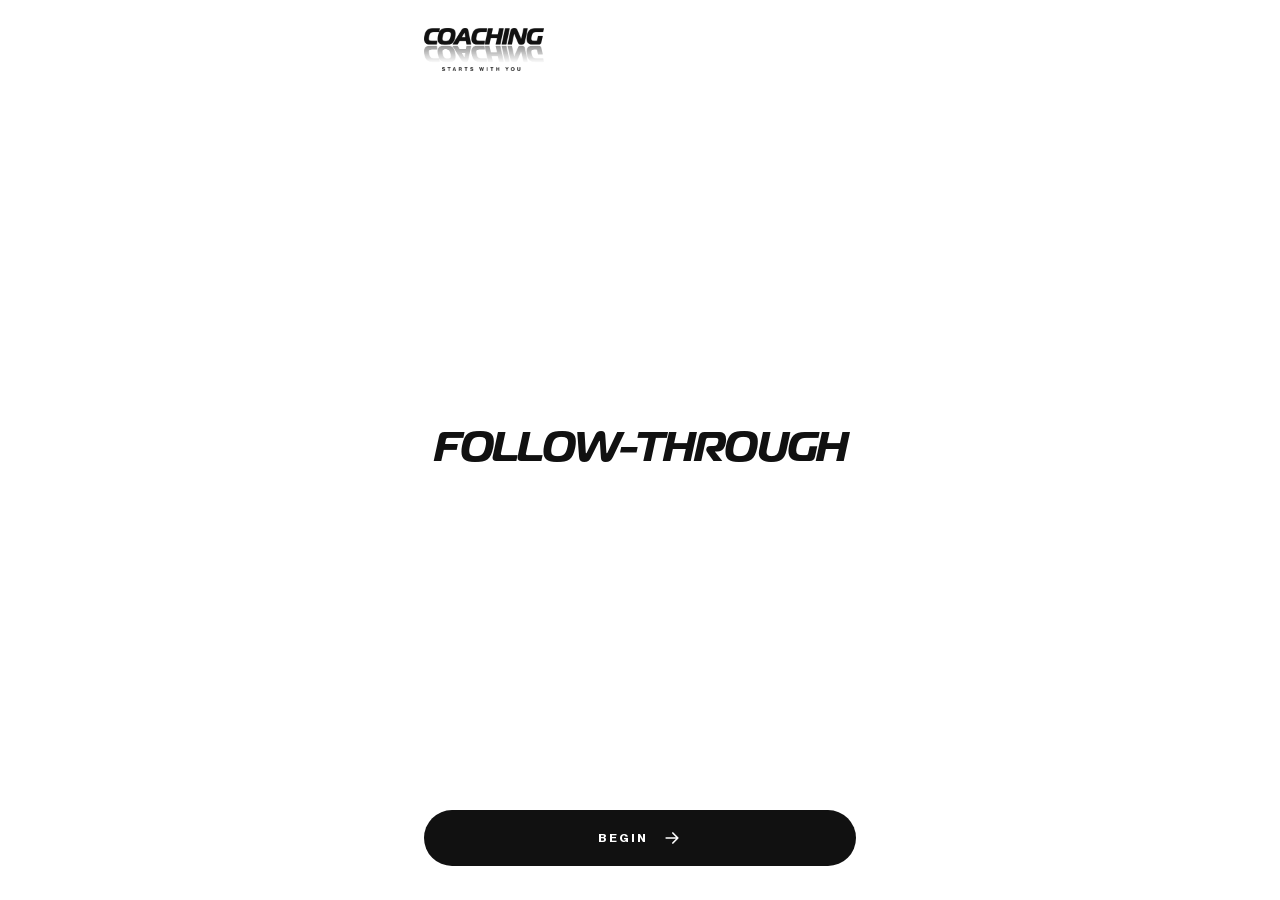
<file: index.html>
<!DOCTYPE html>
<html lang="en">
<head>
  <meta charset="utf-8">
  <!-- …/?dashboard opens the admin dashboard (admin/), which has its own sign-in and admin check. -->
  <script>if (new URLSearchParams(location.search).has("dashboard")) location.replace("admin/");</script>
  <meta name="viewport" content="width=device-width, initial-scale=1, viewport-fit=cover">
  <title>Coaching Starts With You</title>
  <meta name="description" content="Coaching starts with you. Five honest questions, one action to improve.">
  <meta name="theme-color" content="#ffffff">
  <meta name="apple-mobile-web-app-capable" content="yes">
  <meta name="mobile-web-app-capable" content="yes">
  <meta name="apple-mobile-web-app-status-bar-style" content="default">
  <meta name="apple-mobile-web-app-title" content="Coaching">
  <!-- Link preview in messages (iMessage, WhatsApp, Slack…). Most apps need a full https:// address for the image. -->
  <meta property="og:type" content="website">
  <meta property="og:title" content="Coaching starts with you">
  <meta property="og:description" content="Five honest questions, one action to improve.">
  <meta property="og:image" content="assets/og-image.png">
  <meta property="og:image:width" content="1200">
  <meta property="og:image:height" content="630">
  <meta name="twitter:card" content="summary_large_image">
  <link rel="manifest" href="manifest.json">
  <link rel="icon" href="assets/icon-192.png" type="image/png">
  <link rel="apple-touch-icon" href="assets/icon-180.png">
  <link rel="preload" href="dx/fonts/magistral-bold-italic.woff2" as="font" type="font/woff2" crossorigin>
  <link rel="preload" href="dx/fonts/nhd-light.woff2" as="font" type="font/woff2" crossorigin>
  <link rel="stylesheet" href="dx/dailyxcellence.css">
  <link rel="stylesheet" href="css/change-check.css">
</head>
<body class="dx">
  <main id="app" aria-live="polite"></main>
  <noscript>Coaching Starts With You needs JavaScript turned on.</noscript>
  <script src="js/vendor/supabase.js"></script>
  <script src="js/data.js"></script>
  <script src="js/app.js"></script>
  <script>
    if ("serviceWorker" in navigator) {
      window.addEventListener("load", () => navigator.serviceWorker.register("sw.js").catch(() => {}));
    }
    // Safety net: if the app didn't draw anything (e.g. an old saved copy mixed with new files), offer RELOAD
    // instead of a blank screen. RELOAD clears the saved copy of the app; checks saved in the account are safe.
    window.addEventListener("load", () => setTimeout(() => {
      const app = document.getElementById("app");
      if (!app || app.innerHTML.trim()) return;
      app.innerHTML = '<div style="max-width:480px;margin:0 auto;padding:40vh 24px 0;font-family:Arial,sans-serif;text-align:center">'
        + '<p style="font-size:17px;color:#111">Something went wrong loading the app.</p>'
        + '<button id="hardReload" style="margin-top:16px;height:52px;padding:0 32px;border:0;border-radius:26px;background:#111;color:#fff;font-weight:700;letter-spacing:.18em">RELOAD</button></div>';
      document.getElementById("hardReload").onclick = async () => {
        try { const regs = await navigator.serviceWorker.getRegistrations(); await Promise.all(regs.map(r => r.unregister())); } catch (e) {}
        try { const keys = await caches.keys(); await Promise.all(keys.map(k => caches.delete(k))); } catch (e) {}
        location.reload();
      };
    }, 2000));
  </script>
</body>
</html>
</file>
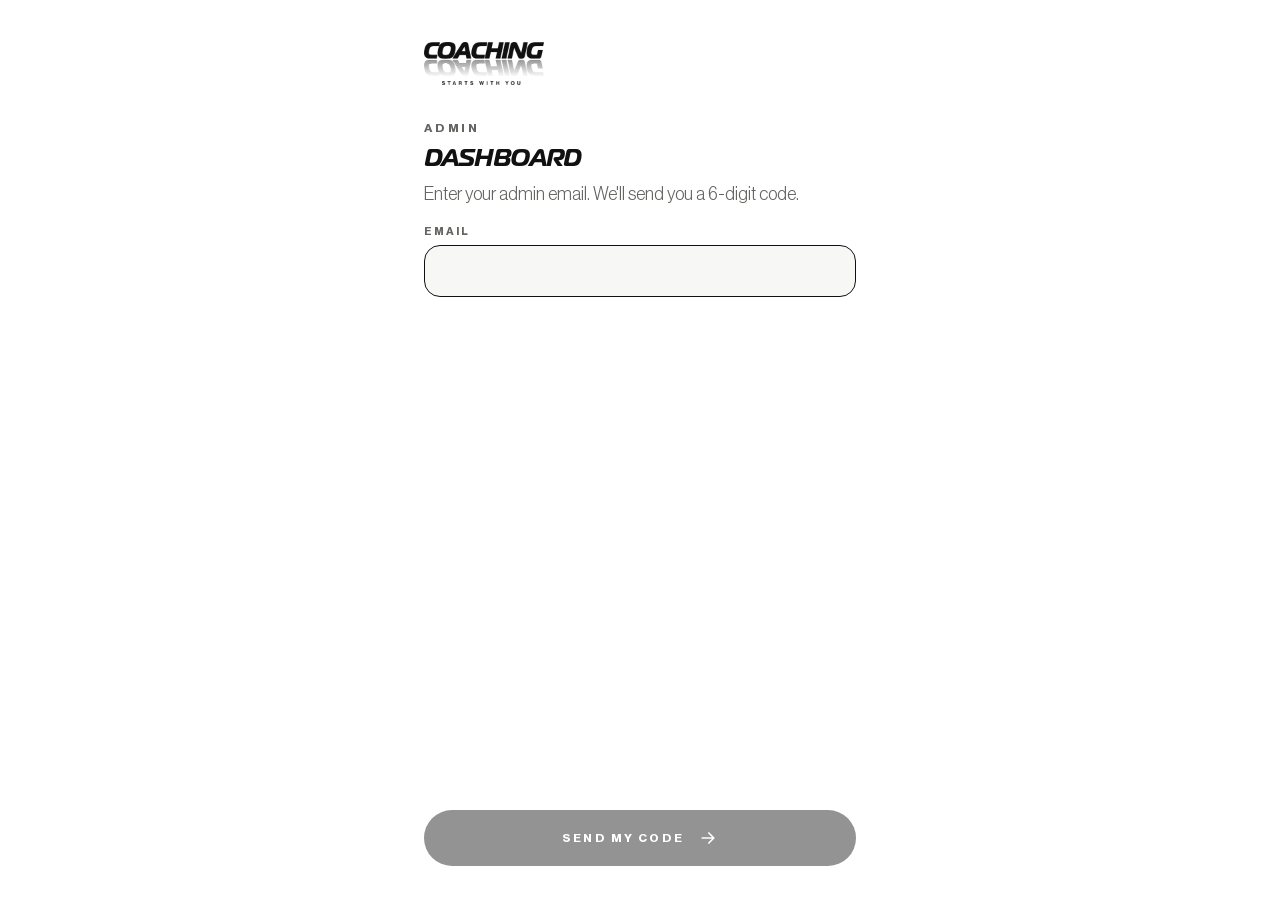
<file: admin/index.html>
<!DOCTYPE html>
<html lang="en">
<head>
  <meta charset="utf-8">
  <meta name="viewport" content="width=device-width, initial-scale=1, viewport-fit=cover">
  <title>Dashboard · Coaching Starts With You</title>
  <meta name="robots" content="noindex, nofollow">
  <meta name="theme-color" content="#ffffff">
  <link rel="icon" href="../assets/icon-192.png" type="image/png">
  <link rel="preload" href="../dx/fonts/magistral-bold-italic.woff2" as="font" type="font/woff2" crossorigin>
  <link rel="preload" href="../dx/fonts/nhd-light.woff2" as="font" type="font/woff2" crossorigin>
  <link rel="stylesheet" href="../dx/dailyxcellence.css">
  <link rel="stylesheet" href="../css/change-check.css">
  <link rel="stylesheet" href="admin.css">
</head>
<body class="dx">
  <main id="dash" aria-live="polite"></main>
  <div class="dsh-tip" id="tip" role="tooltip" hidden></div>
  <noscript>The dashboard needs JavaScript turned on.</noscript>
  <script src="../js/vendor/supabase.js"></script>
  <script src="../js/data.js"></script>
  <script src="admin.js"></script>
</body>
</html>
</file>
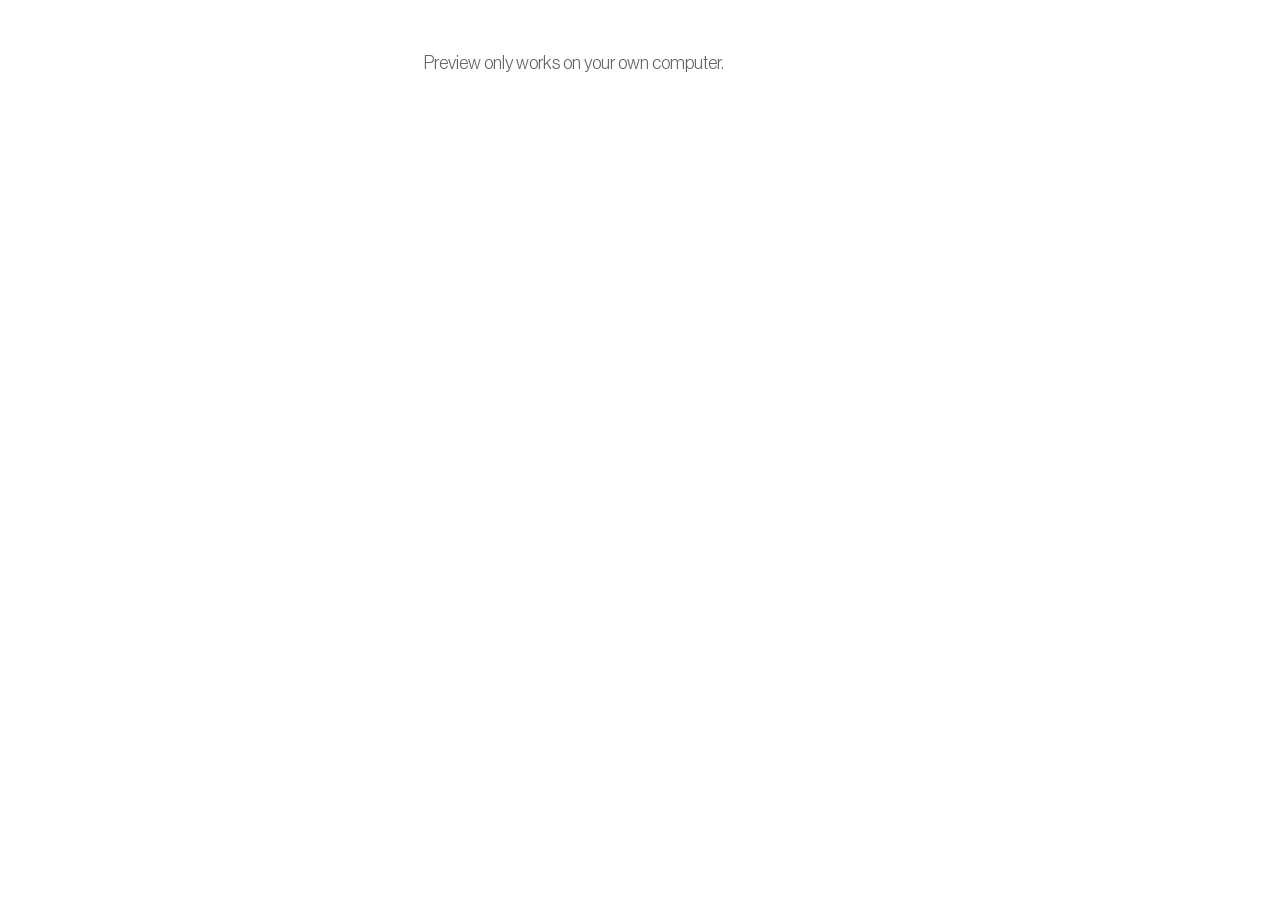
<file: preview.html>
<!DOCTYPE html>
<html lang="en">
<head>
  <meta charset="utf-8">
  <!-- PREVIEW of the coach app for building on your own computer: pretend login (any 6 digits), pretend database.
       Add ?demo for the test bar (+14 days, sign out, reset) and ?org=golf-department for the Golf link.
       Does nothing on the live website. -->
  <meta name="viewport" content="width=device-width, initial-scale=1, viewport-fit=cover">
  <meta name="robots" content="noindex, nofollow">
  <title>Preview · Coaching Starts With You</title>
  <link rel="icon" href="assets/icon-192.png" type="image/png">
  <link rel="stylesheet" href="dx/dailyxcellence.css">
  <link rel="stylesheet" href="css/change-check.css">
  <style>
    .pv-badge { position: fixed; z-index: 60; right: 10px; top: calc(env(safe-area-inset-top) + 10px); padding: 6px 10px; border-radius: 12px;
      background: #111; color: #fff; font: 700 9px/1 Arial, sans-serif; letter-spacing: .16em; cursor: pointer; opacity: .85; }
  </style>
</head>
<body class="dx">
  <main id="app" aria-live="polite"></main>
  <script src="dev/fake-supabase.js"></script>
  <script>
    if (!window.CC_PREVIEW_LOCAL) {
      document.getElementById("app").innerHTML = '<p class="dx-intro" style="padding:40px 24px">Preview only works on your own computer.</p>';
    } else {
      window.supabase = window.CC_FAKE_SUPABASE();
      // Small badge so a preview is never mistaken for the real app. Tap it to wipe the pretend data and start over.
      const b = document.createElement("button");
      b.className = "pv-badge"; b.textContent = "PREVIEW · RESET"; b.title = "Wipe pretend accounts and checks";
      b.onclick = () => { if (confirm("Wipe the pretend accounts and checks and start over?")) window.CC_PREVIEW_RESET(); };
      document.body.appendChild(b);
      ["js/data.js", "js/app.js"].reduce((p, src) => p.then(() => new Promise(r => {
        const s = document.createElement("script"); s.src = src; s.onload = r; document.body.appendChild(s);
      })), Promise.resolve());
    }
  </script>
</body>
</html>
</file>
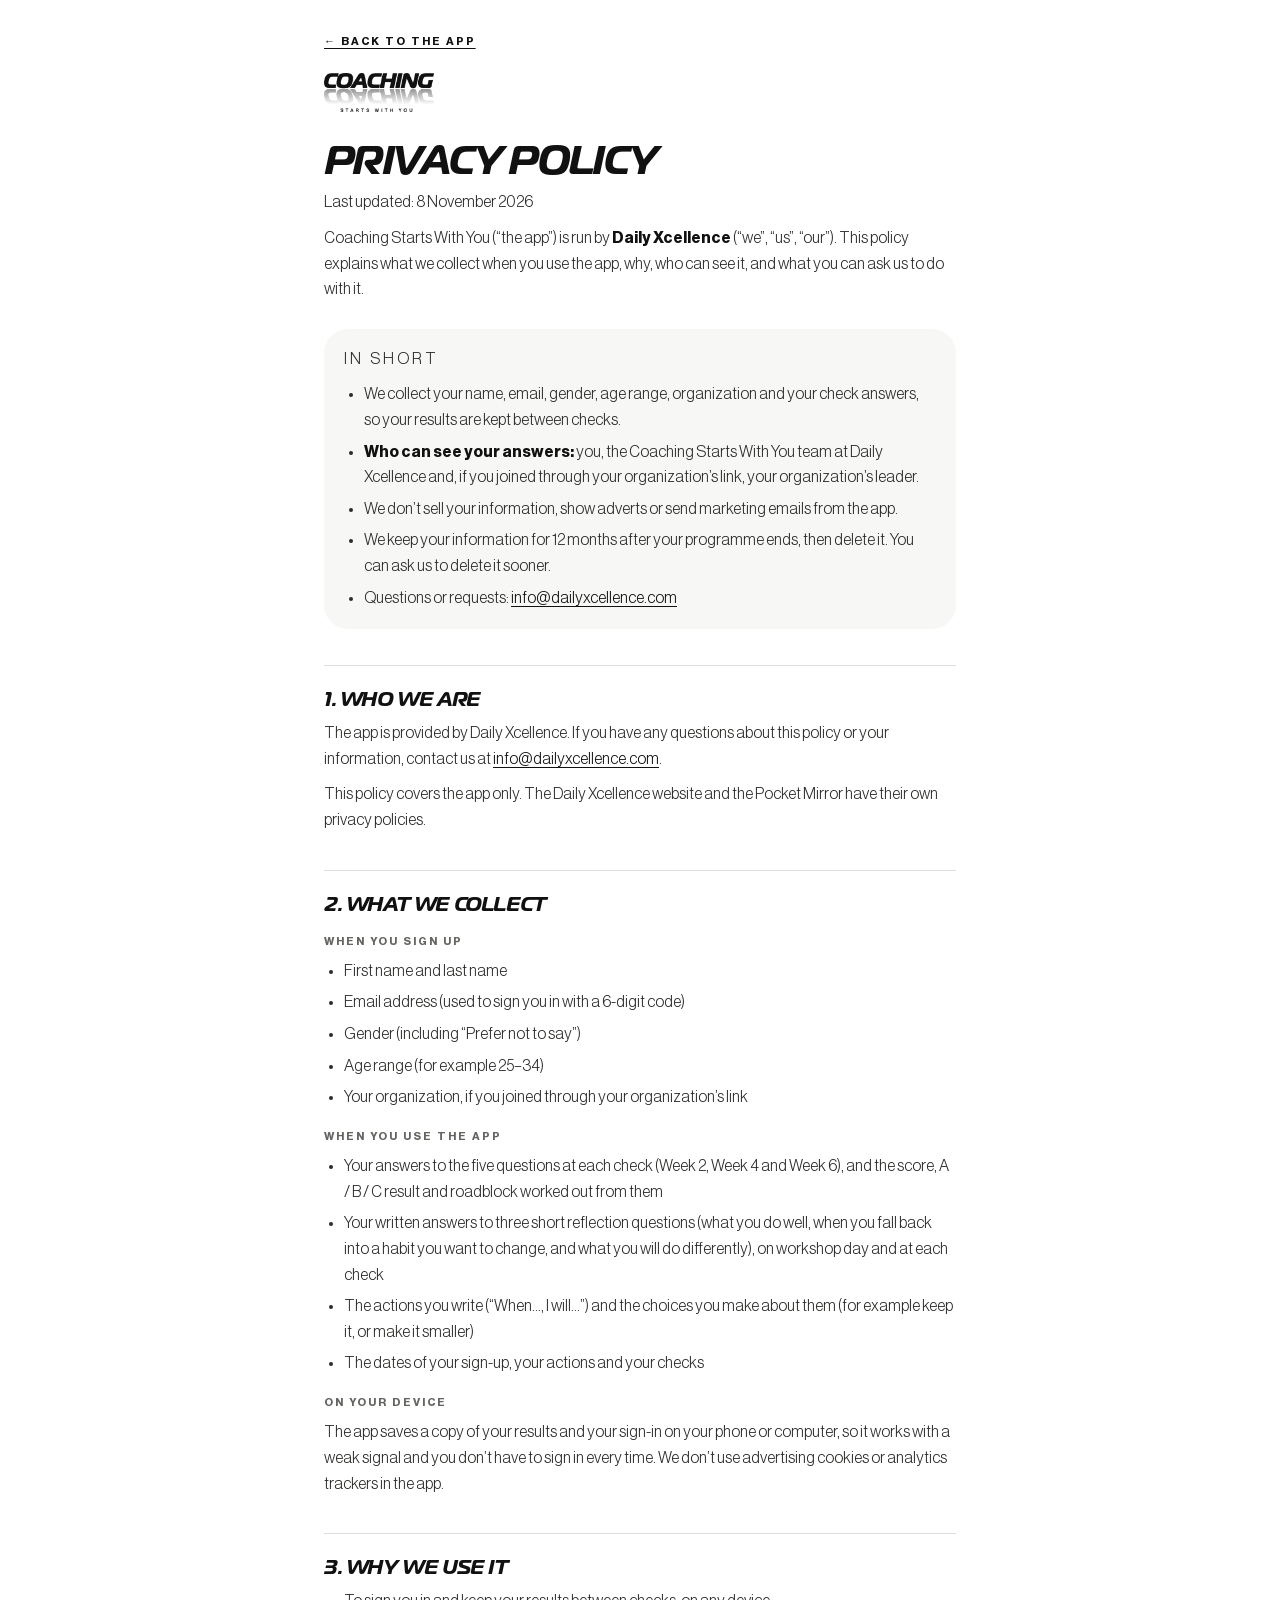
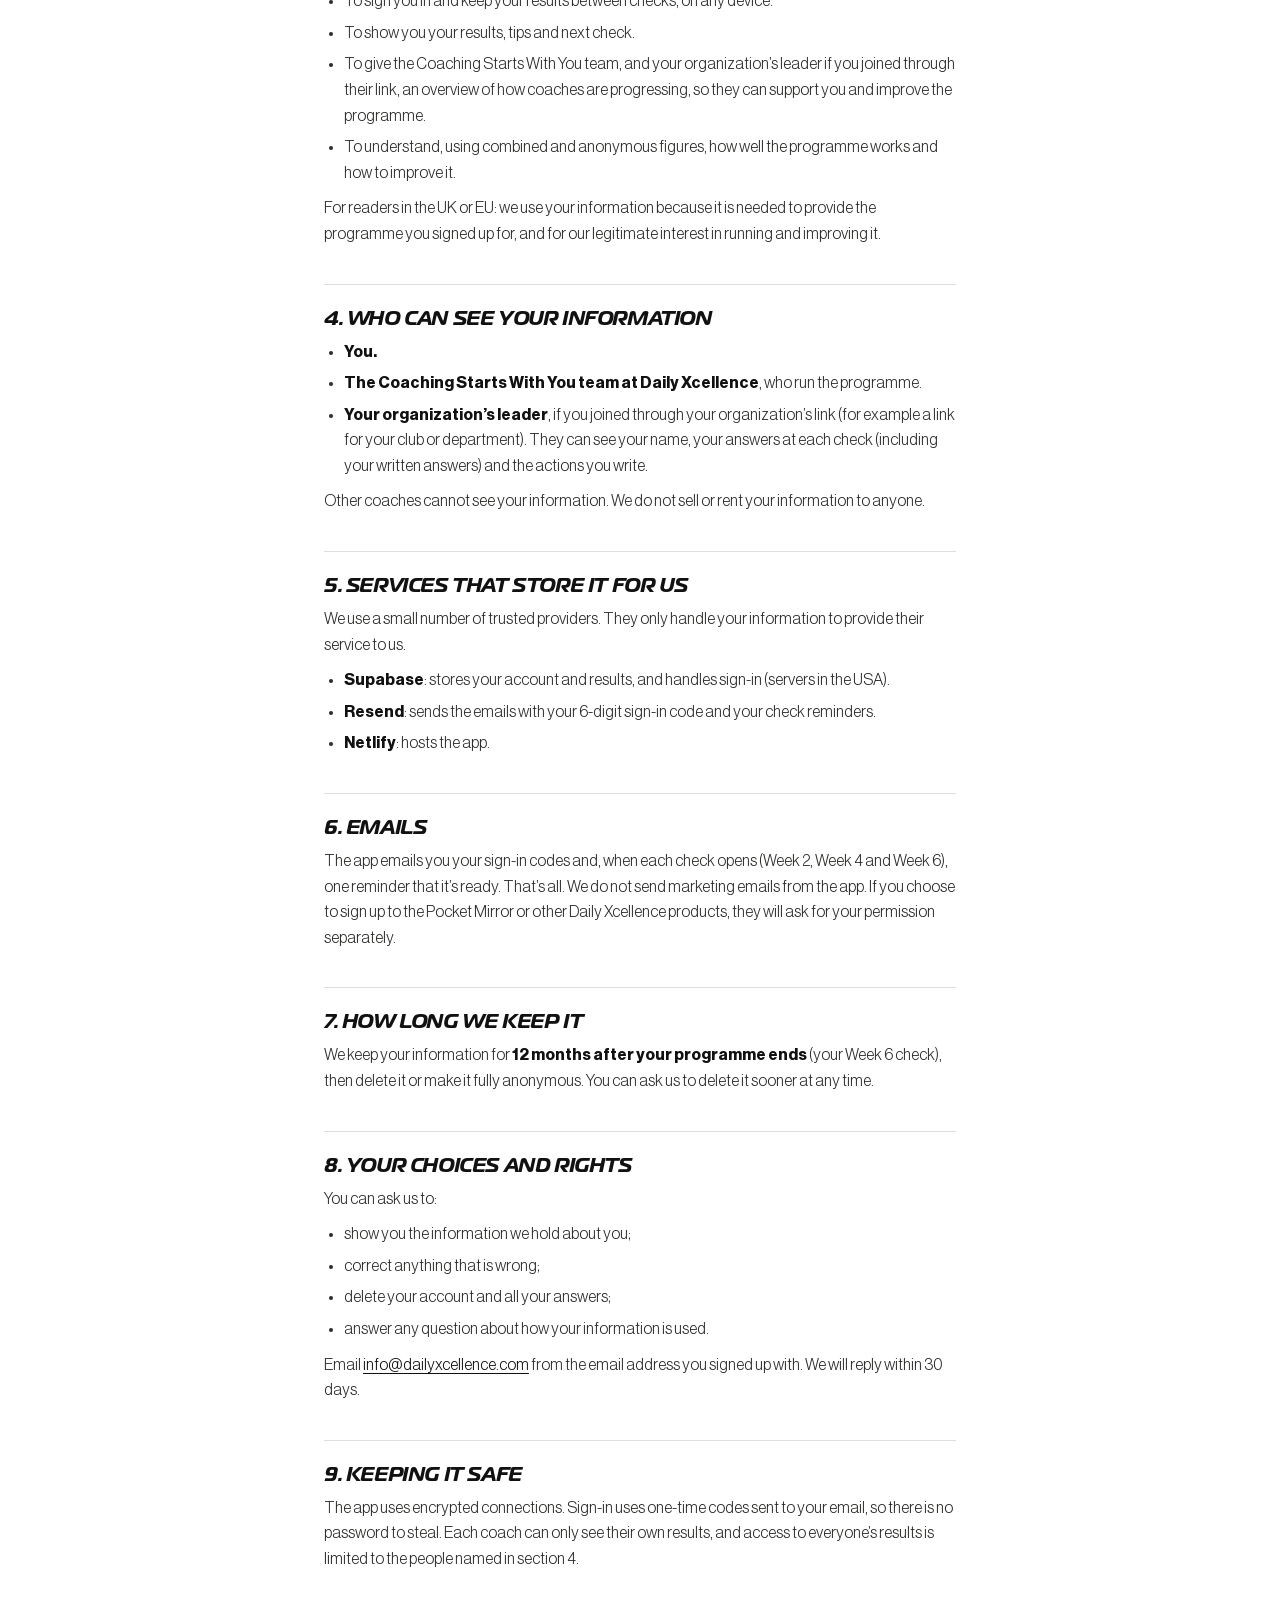
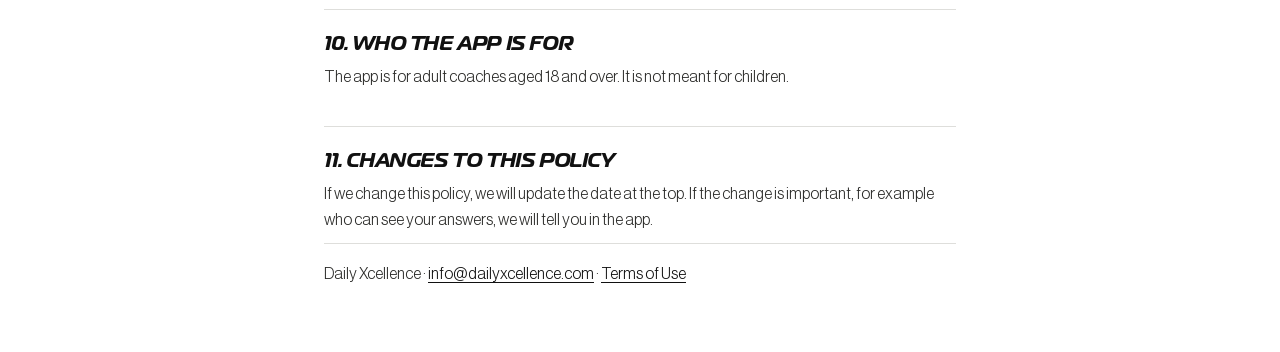
<file: privacy.html>
<!DOCTYPE html>
<html lang="en">
<head>
  <meta charset="utf-8">
  <meta name="viewport" content="width=device-width, initial-scale=1, viewport-fit=cover">
  <title>Privacy Policy · Coaching Starts With You</title>
  <meta name="description" content="How Coaching Starts With You, run by Daily Xcellence, collects, uses and protects your information.">
  <link rel="icon" href="assets/icon-192.png" type="image/png">
  <link rel="stylesheet" href="dx/dailyxcellence.css">
  <link rel="stylesheet" href="css/legal.css">
</head>
<body class="dx">
<main class="lg">
  <a class="lg-back" href="./">&larr; BACK TO THE APP</a>
  <img class="lg-logo" src="assets/logo.png" alt="Coaching starts with you" width="720" height="258">
  <h1>Privacy Policy</h1>
  <p class="lg-updated">Last updated: 8 November 2026</p>

  <p class="lg-intro">Coaching Starts With You (“the app”) is run by <b>Daily Xcellence</b> (“we”, “us”, “our”). This policy explains what we collect when you use the app, why, who can see it, and what you can ask us to do with it.</p>

  <div class="lg-summary">
    <p class="lg-label">IN SHORT</p>
    <ul>
      <li>We collect your name, email, gender, age range, organization and your check answers, so your results are kept between checks.</li>
      <li><b>Who can see your answers:</b> you, the Coaching Starts With You team at Daily Xcellence and, if you joined through your organization’s link, your organization’s leader.</li>
      <li>We don’t sell your information, show adverts or send marketing emails from the app.</li>
      <li>We keep your information for 12 months after your programme ends, then delete it. You can ask us to delete it sooner.</li>
      <li>Questions or requests: <a href="mailto:info@dailyxcellence.com">info@dailyxcellence.com</a></li>
    </ul>
  </div>

  <h2>1. Who we are</h2>
  <p>The app is provided by Daily Xcellence. If you have any questions about this policy or your information, contact us at <a href="mailto:info@dailyxcellence.com">info@dailyxcellence.com</a>.</p>
  <p>This policy covers the app only. The Daily Xcellence website and the Pocket Mirror have their own privacy policies.</p>

  <h2>2. What we collect</h2>
  <h3>When you sign up</h3>
  <ul>
    <li>First name and last name</li>
    <li>Email address (used to sign you in with a 6-digit code)</li>
    <li>Gender (including “Prefer not to say”)</li>
    <li>Age range (for example 25–34)</li>
    <li>Your organization, if you joined through your organization’s link</li>
  </ul>
  <h3>When you use the app</h3>
  <ul>
    <li>Your answers to the five questions at each check (Week 2, Week 4 and Week 6), and the score, A / B / C result and roadblock worked out from them</li>
    <li>Your written answers to three short reflection questions (what you do well, when you fall back into a habit you want to change, and what you will do differently), on workshop day and at each check</li>
    <li>The actions you write (“When…, I will…”) and the choices you make about them (for example keep it, or make it smaller)</li>
    <li>The dates of your sign-up, your actions and your checks</li>
  </ul>
  <h3>On your device</h3>
  <p>The app saves a copy of your results and your sign-in on your phone or computer, so it works with a weak signal and you don’t have to sign in every time. We don’t use advertising cookies or analytics trackers in the app.</p>

  <h2>3. Why we use it</h2>
  <ul>
    <li>To sign you in and keep your results between checks, on any device.</li>
    <li>To show you your results, tips and next check.</li>
    <li>To give the Coaching Starts With You team, and your organization’s leader if you joined through their link, an overview of how coaches are progressing, so they can support you and improve the programme.</li>
    <li>To understand, using combined and anonymous figures, how well the programme works and how to improve it.</li>
  </ul>
  <p>For readers in the UK or EU: we use your information because it is needed to provide the programme you signed up for, and for our legitimate interest in running and improving it.</p>

  <h2>4. Who can see your information</h2>
  <ul>
    <li><b>You.</b></li>
    <li><b>The Coaching Starts With You team at Daily Xcellence</b>, who run the programme.</li>
    <li><b>Your organization’s leader</b>, if you joined through your organization’s link (for example a link for your club or department). They can see your name, your answers at each check (including your written answers) and the actions you write.</li>
  </ul>
  <p>Other coaches cannot see your information. We do not sell or rent your information to anyone.</p>

  <h2>5. Services that store it for us</h2>
  <p>We use a small number of trusted providers. They only handle your information to provide their service to us.</p>
  <ul>
    <li><b>Supabase</b>: stores your account and results, and handles sign-in (servers in the USA).</li>
    <li><b>Resend</b>: sends the emails with your 6-digit sign-in code and your check reminders.</li>
    <li><b>Netlify</b>: hosts the app.</li>
  </ul>

  <h2>6. Emails</h2>
  <p>The app emails you your sign-in codes and, when each check opens (Week 2, Week 4 and Week 6), one reminder that it’s ready. That’s all. We do not send marketing emails from the app. If you choose to sign up to the Pocket Mirror or other Daily Xcellence products, they will ask for your permission separately.</p>

  <h2>7. How long we keep it</h2>
  <p>We keep your information for <b>12 months after your programme ends</b> (your Week 6 check), then delete it or make it fully anonymous. You can ask us to delete it sooner at any time.</p>

  <h2>8. Your choices and rights</h2>
  <p>You can ask us to:</p>
  <ul>
    <li>show you the information we hold about you;</li>
    <li>correct anything that is wrong;</li>
    <li>delete your account and all your answers;</li>
    <li>answer any question about how your information is used.</li>
  </ul>
  <p>Email <a href="mailto:info@dailyxcellence.com">info@dailyxcellence.com</a> from the email address you signed up with. We will reply within 30 days.</p>

  <h2>9. Keeping it safe</h2>
  <p>The app uses encrypted connections. Sign-in uses one-time codes sent to your email, so there is no password to steal. Each coach can only see their own results, and access to everyone’s results is limited to the people named in section 4.</p>

  <h2>10. Who the app is for</h2>
  <p>The app is for adult coaches aged 18 and over. It is not meant for children.</p>

  <h2>11. Changes to this policy</h2>
  <p>If we change this policy, we will update the date at the top. If the change is important, for example who can see your answers, we will tell you in the app.</p>

  <p class="lg-foot">Daily Xcellence · <a href="mailto:info@dailyxcellence.com">info@dailyxcellence.com</a> · <a href="terms.html">Terms of Use</a></p>
</main>
</body>
</html>
</file>
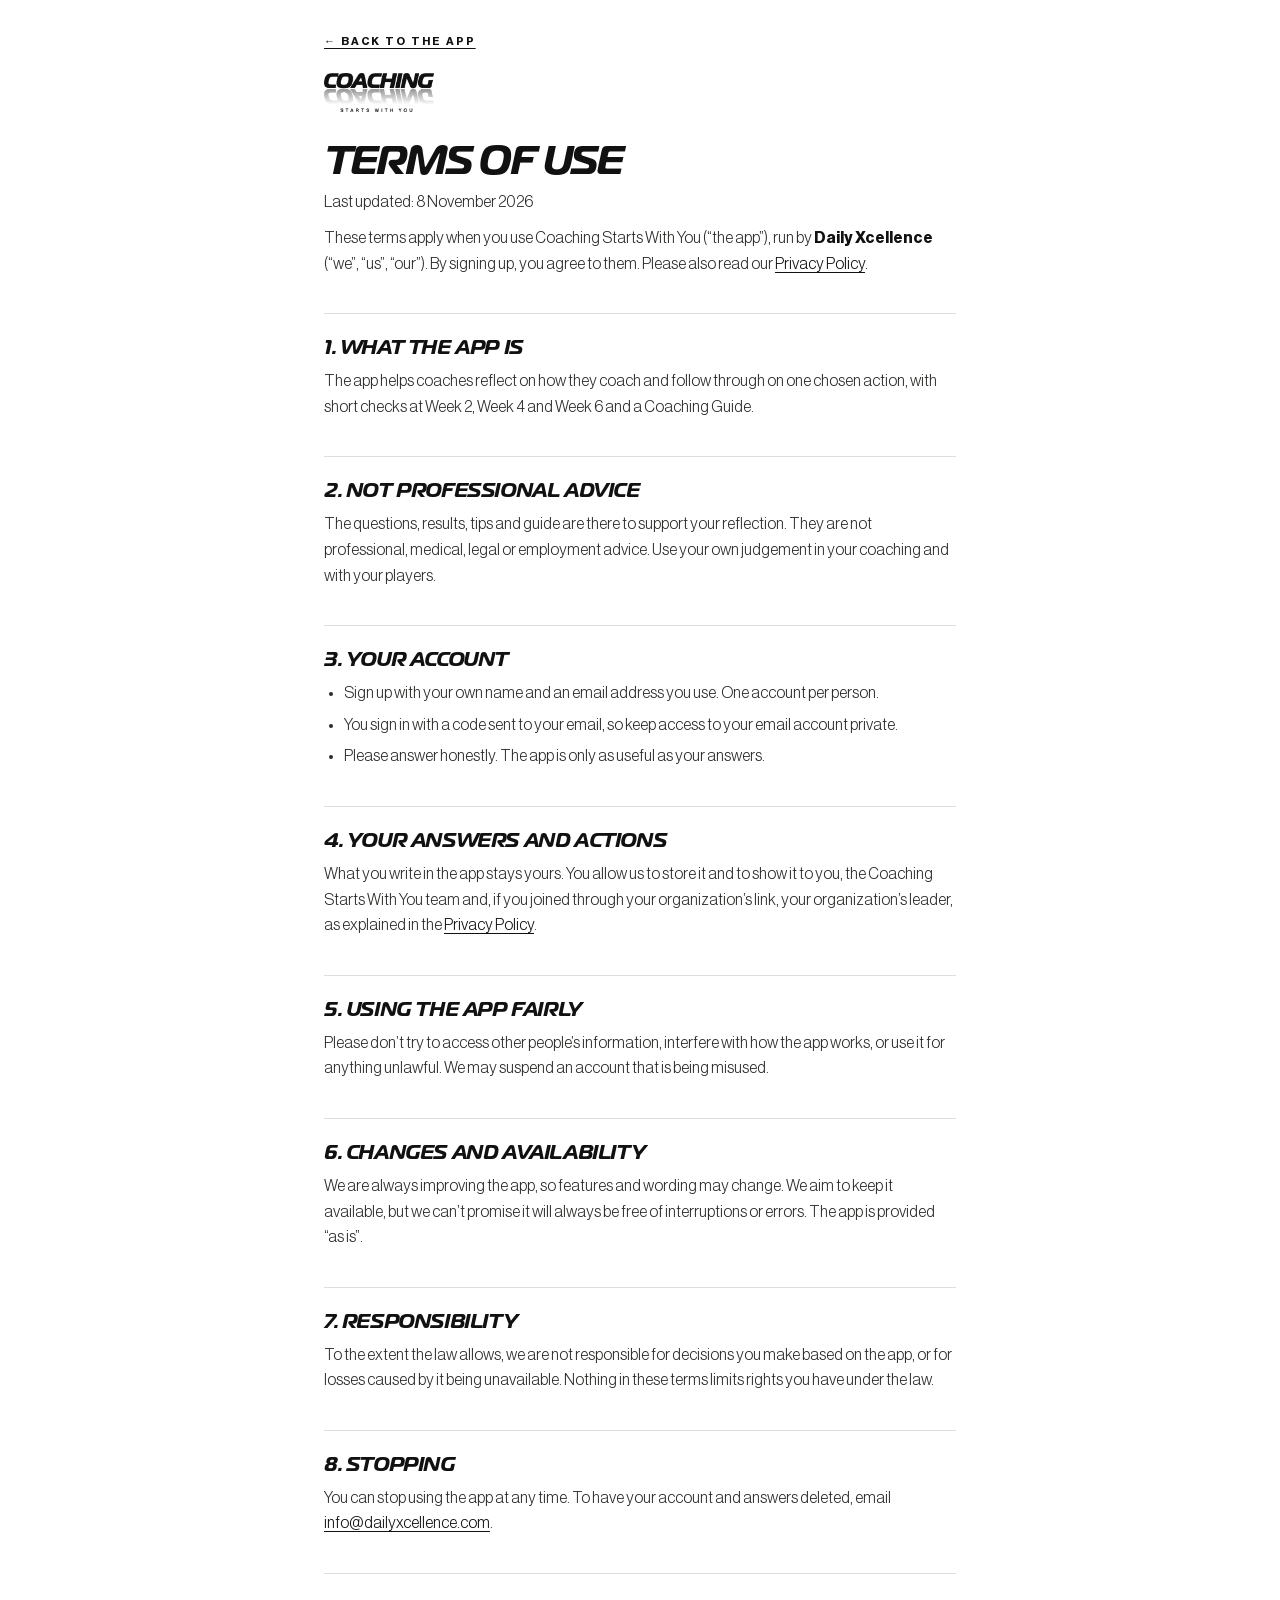
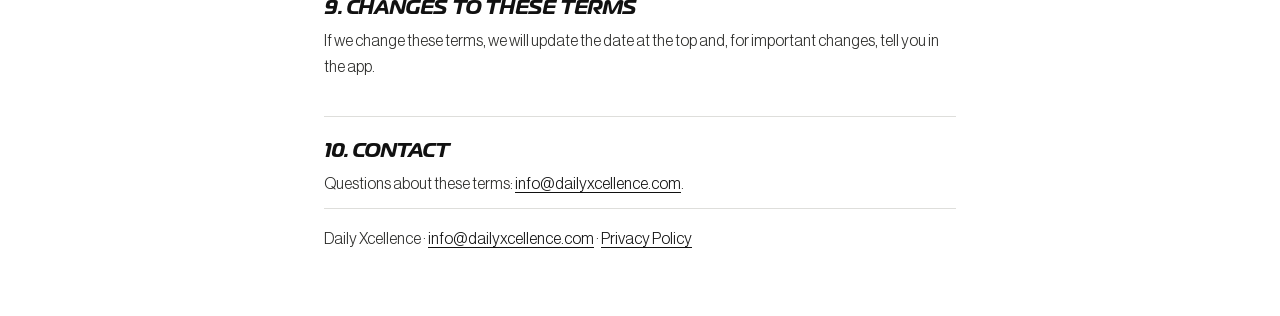
<file: terms.html>
<!DOCTYPE html>
<html lang="en">
<head>
  <meta charset="utf-8">
  <meta name="viewport" content="width=device-width, initial-scale=1, viewport-fit=cover">
  <title>Terms of Use · Coaching Starts With You</title>
  <meta name="description" content="The terms for using Coaching Starts With You, run by Daily Xcellence.">
  <link rel="icon" href="assets/icon-192.png" type="image/png">
  <link rel="stylesheet" href="dx/dailyxcellence.css">
  <link rel="stylesheet" href="css/legal.css">
</head>
<body class="dx">
<main class="lg">
  <a class="lg-back" href="./">&larr; BACK TO THE APP</a>
  <img class="lg-logo" src="assets/logo.png" alt="Coaching starts with you" width="720" height="258">
  <h1>Terms of Use</h1>
  <p class="lg-updated">Last updated: 8 November 2026</p>

  <p class="lg-intro">These terms apply when you use Coaching Starts With You (“the app”), run by <b>Daily Xcellence</b> (“we”, “us”, “our”). By signing up, you agree to them. Please also read our <a href="privacy.html">Privacy Policy</a>.</p>

  <h2>1. What the app is</h2>
  <p>The app helps coaches reflect on how they coach and follow through on one chosen action, with short checks at Week 2, Week 4 and Week 6 and a Coaching Guide.</p>

  <h2>2. Not professional advice</h2>
  <p>The questions, results, tips and guide are there to support your reflection. They are not professional, medical, legal or employment advice. Use your own judgement in your coaching and with your players.</p>

  <h2>3. Your account</h2>
  <ul>
    <li>Sign up with your own name and an email address you use. One account per person.</li>
    <li>You sign in with a code sent to your email, so keep access to your email account private.</li>
    <li>Please answer honestly. The app is only as useful as your answers.</li>
  </ul>

  <h2>4. Your answers and actions</h2>
  <p>What you write in the app stays yours. You allow us to store it and to show it to you, the Coaching Starts With You team and, if you joined through your organization’s link, your organization’s leader, as explained in the <a href="privacy.html">Privacy Policy</a>.</p>

  <h2>5. Using the app fairly</h2>
  <p>Please don’t try to access other people’s information, interfere with how the app works, or use it for anything unlawful. We may suspend an account that is being misused.</p>

  <h2>6. Changes and availability</h2>
  <p>We are always improving the app, so features and wording may change. We aim to keep it available, but we can’t promise it will always be free of interruptions or errors. The app is provided “as is”.</p>

  <h2>7. Responsibility</h2>
  <p>To the extent the law allows, we are not responsible for decisions you make based on the app, or for losses caused by it being unavailable. Nothing in these terms limits rights you have under the law.</p>

  <h2>8. Stopping</h2>
  <p>You can stop using the app at any time. To have your account and answers deleted, email <a href="mailto:info@dailyxcellence.com">info@dailyxcellence.com</a>.</p>

  <h2>9. Changes to these terms</h2>
  <p>If we change these terms, we will update the date at the top and, for important changes, tell you in the app.</p>

  <h2>10. Contact</h2>
  <p>Questions about these terms: <a href="mailto:info@dailyxcellence.com">info@dailyxcellence.com</a>.</p>

  <p class="lg-foot">Daily Xcellence · <a href="mailto:info@dailyxcellence.com">info@dailyxcellence.com</a> · <a href="privacy.html">Privacy Policy</a></p>
</main>
</body>
</html>
</file>
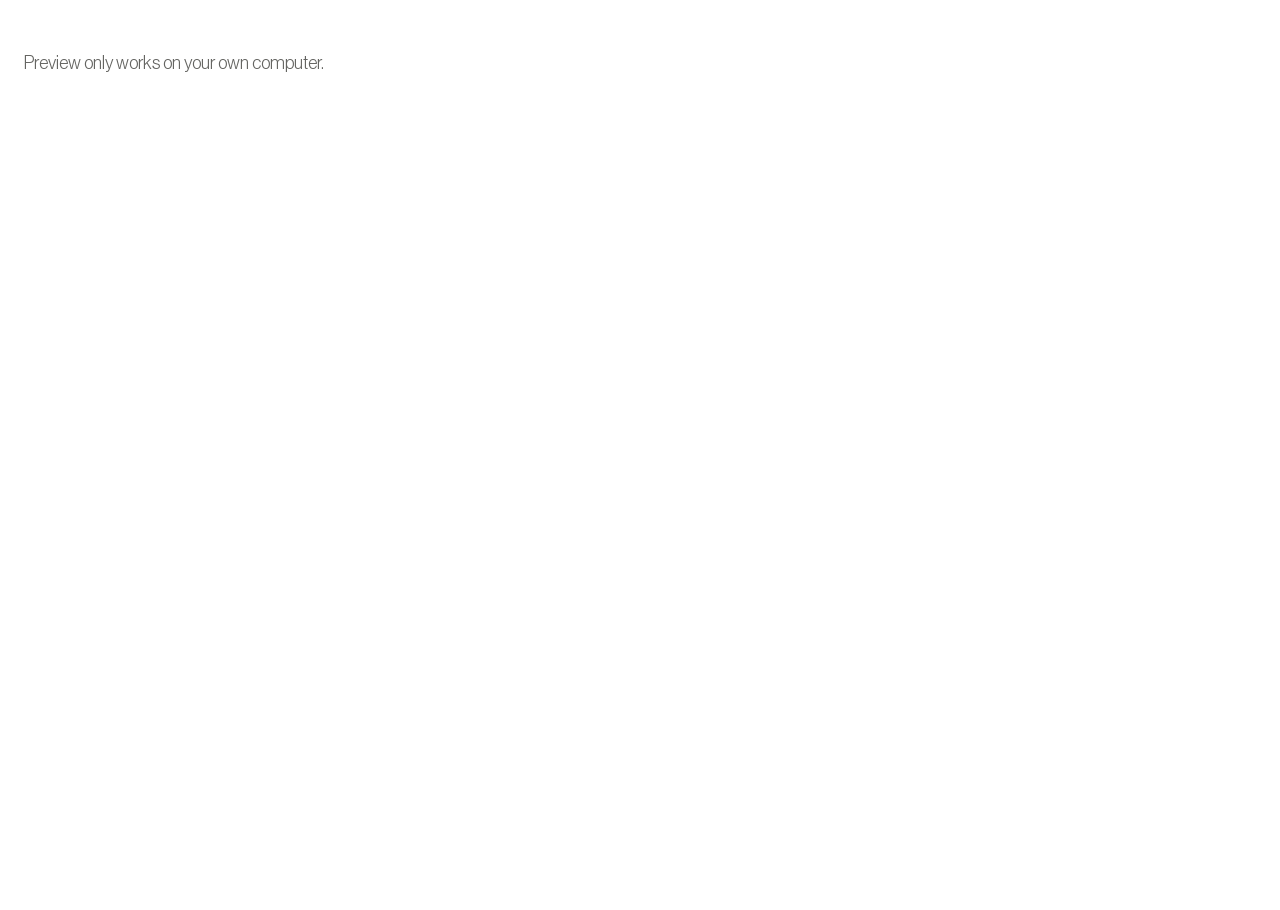
<file: admin/preview.html>
<!DOCTYPE html>
<html lang="en">
<head>
  <meta charset="utf-8">
  <!-- PREVIEW of the admin dashboard for building on your own computer: pretend login (any email, any 6 digits),
       12 sample coaches, plus anything you do in ../preview.html. Does nothing on the live website. -->
  <meta name="viewport" content="width=device-width, initial-scale=1, viewport-fit=cover">
  <meta name="robots" content="noindex, nofollow">
  <title>Preview · Dashboard</title>
  <link rel="icon" href="../assets/icon-192.png" type="image/png">
  <link rel="stylesheet" href="../dx/dailyxcellence.css">
  <link rel="stylesheet" href="../css/change-check.css">
  <link rel="stylesheet" href="admin.css">
  <style>
    .pv-badge { position: fixed; z-index: 60; right: 10px; bottom: 10px; padding: 6px 10px; border-radius: 12px;
      background: #111; color: #fff; font: 700 9px/1 Arial, sans-serif; letter-spacing: .16em; opacity: .85; }
  </style>
</head>
<body class="dx">
  <main id="dash" aria-live="polite"></main>
  <div class="dsh-tip" id="tip" role="tooltip" hidden></div>
  <script src="../dev/fake-supabase.js"></script>
  <script>
    // 12 made-up coaches at different points of the programme (same every time).
    function sampleRows(table) {
      const DAY = 86400000, now = Date.now(), profiles = [], checks = [];
      const names = [["Sam","Reed"],["Alex","Moreno"],["Jordan","Lee"],["Taylor","Brooks"],["Casey","Nguyen"],["Riley","Patel"],
                     ["Morgan","Hayes"],["Jamie","Ortiz"],["Drew","Kim"],["Avery","Shaw"],["Quinn","Diaz"],["Parker","Cole"]];
      const roads = ["unawareness", "habit", "skill", null];
      // Sample answers to question 06 (doing well / falls back when… / will do differently).
      const WELL = ["Building trust with my players.", "Keeping sessions focused.", "Giving clear, specific feedback.", "Planning my sessions well."];
      const WHEN = ["a player repeats the same mistake", "I'm short on time at the end of a session", "a player gets frustrated", "the group gets noisy"];
      const WILL = ["ask what they noticed before I give feedback", "let them try a fix before I step in", "pause and ask one question first", "give one cue, then step back"];
      let seed = 7; const rnd = () => (seed = (seed * 9301 + 49297) % 233280) / 233280;
      names.forEach(([f, l], i) => {
        const id = "sample-" + i, org = i < 8 ? "golf-department" : null;
        const start = now - (i < 4 ? 45 : i < 9 ? 31 : 16) * DAY;
        profiles.push({ id, email: f.toLowerCase() + "@example.com", first_name: f, last_name: l, gender: i % 3 ? "man" : "woman", age_bracket: "35–44",
          org, org_name: org ? "Golf Department" : null, created_at: new Date(start - DAY).toISOString(), start_date: new Date(start).toISOString(),
          first_action_when: "a player misses a putt,", first_action_will: "ask what they noticed before I give feedback.", first_action_date: new Date(start).toISOString(),
          current_action_when: "a player misses a putt,", current_action_will: "ask what they noticed before I give feedback.", current_action_date: new Date(start).toISOString() });
        const nDone = i < 3 ? 3 : i < 7 ? 2 : i < 10 ? 1 : 0;
        ["week2", "week4", "week6"].slice(0, nDone).forEach((cp, k) => {
          const qs = [0, 1, 2, 3, 4].map(() => Math.min(2, Math.floor(rnd() * 2.2 + k * 0.5)));
          const abc = qs[3] === 2 ? "A" : qs[3] === 1 ? "B" : "C";
          checks.push({ id: id + cp, user_id: id, checkpoint: cp, checked_at: new Date(start + (14 * (k + 1) + 1) * DAY).toISOString(),
            q1: qs[0], q2: qs[1], q3: qs[2], q4: qs[3], q5: qs[4], score: qs.reduce((a, b) => a + b, 0), max_score: 10,
            status: abc === "A" ? "owning" : abc === "B" ? "renting" : "notstarted", abc, roadblock: roads[Math.floor(rnd() * 4)],
            action_when: "a player misses a putt,", action_will: "ask what they noticed before I give feedback.",
            action_choice: k === 0 ? "first" : ["keep", "easier", "smaller", "new"][Math.floor(rnd() * 4)], action_changed: rnd() > .3,
            reflect_well: WELL[(i + k) % 4], reflect_when: WHEN[(i + 2 * k) % 4], reflect_will: WILL[(i + k + 1) % 4] });
        });
      });
      // A reminder email for every check, sent at 9 AM the day it opened (each sample check was done a day later).
      const reminders = checks.map(c => ({ user_id: c.user_id, checkpoint: c.checkpoint, sent_at: new Date(new Date(c.checked_at).getTime() - DAY).toISOString() }));
      return table === "profiles" ? profiles : table === "checks" ? checks : table === "reminders" ? reminders : [];
    }
    if (!window.CC_PREVIEW_LOCAL) {
      document.getElementById("dash").innerHTML = '<p class="dx-intro" style="padding:40px 24px">Preview only works on your own computer.</p>';
    } else {
      window.supabase = window.CC_FAKE_SUPABASE({ extra: sampleRows, anyEmail: true });
      const b = document.createElement("span"); b.className = "pv-badge"; b.textContent = "PREVIEW · SAMPLE DATA"; document.body.appendChild(b);
      ["../js/data.js", "admin.js"].reduce((p, src) => p.then(() => new Promise(r => {
        const s = document.createElement("script"); s.src = src; s.onload = r; document.body.appendChild(s);
      })), Promise.resolve());
    }
  </script>
</body>
</html>
</file>
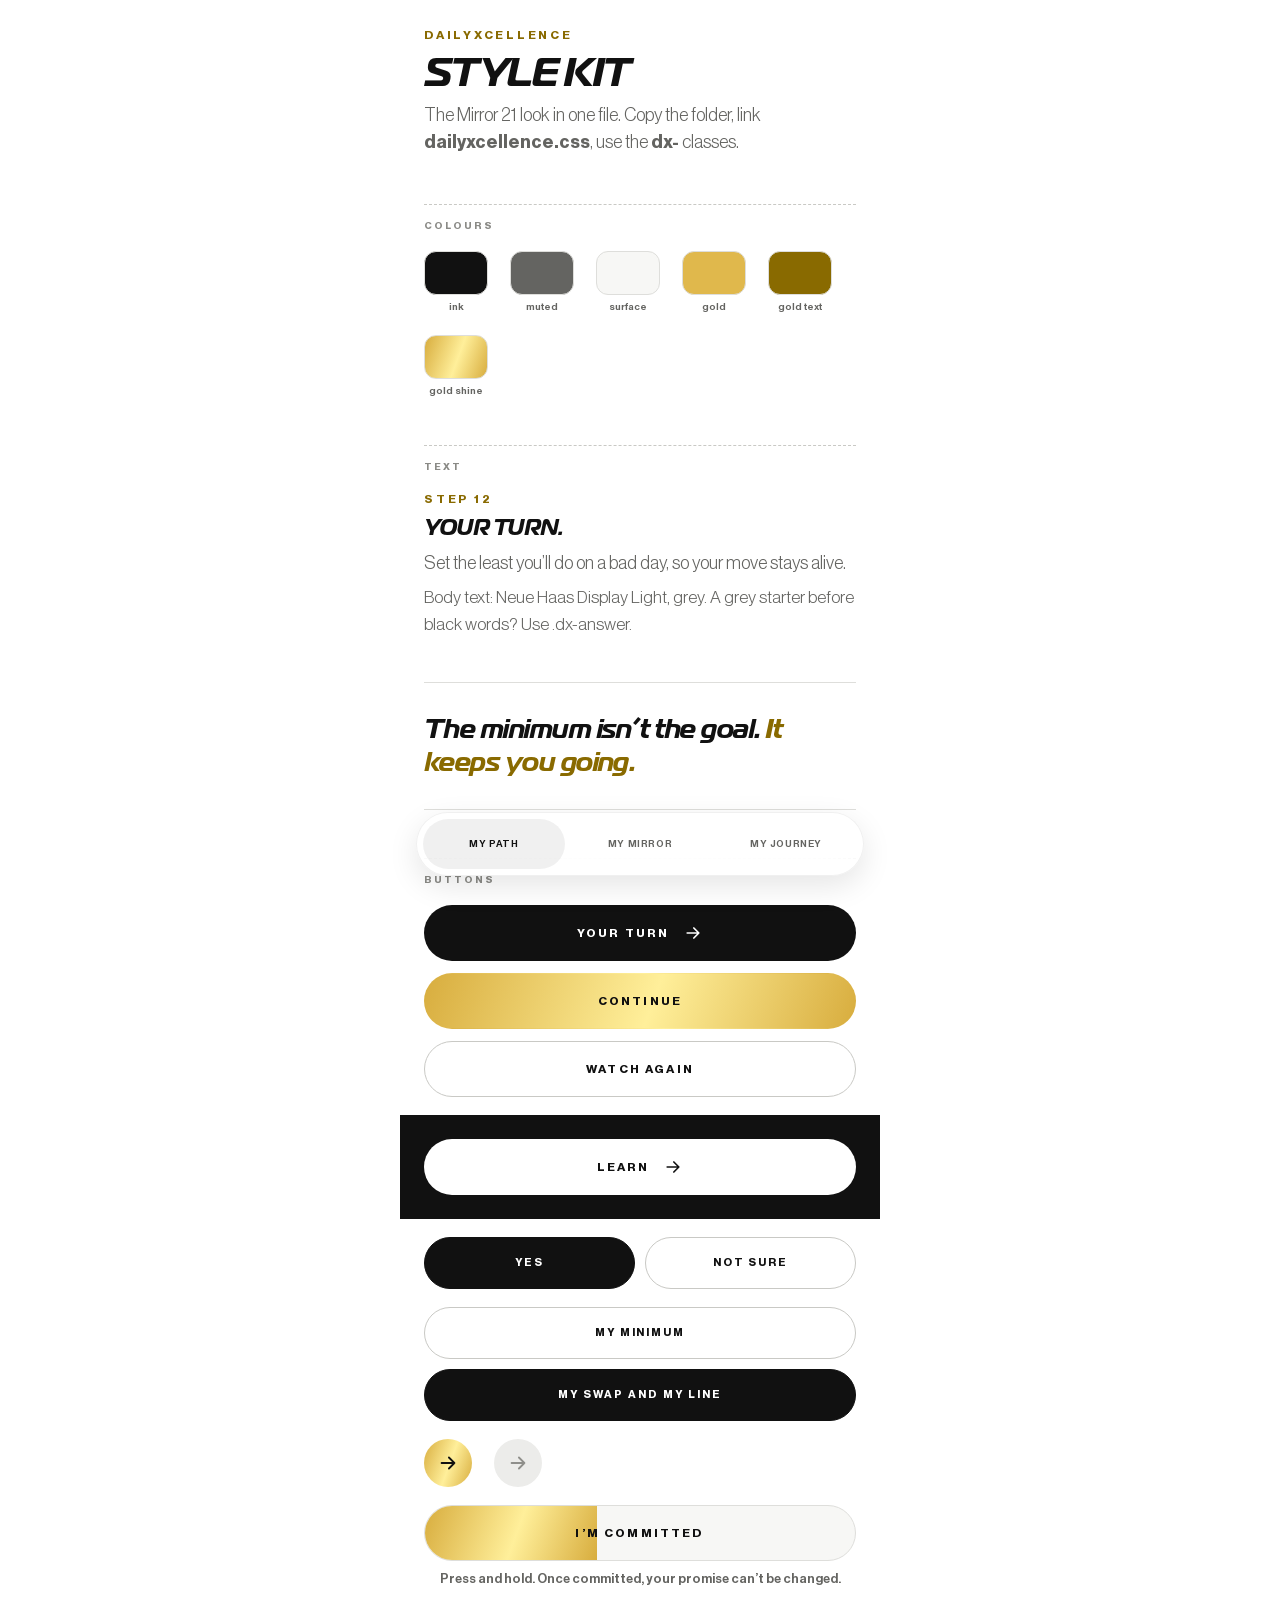
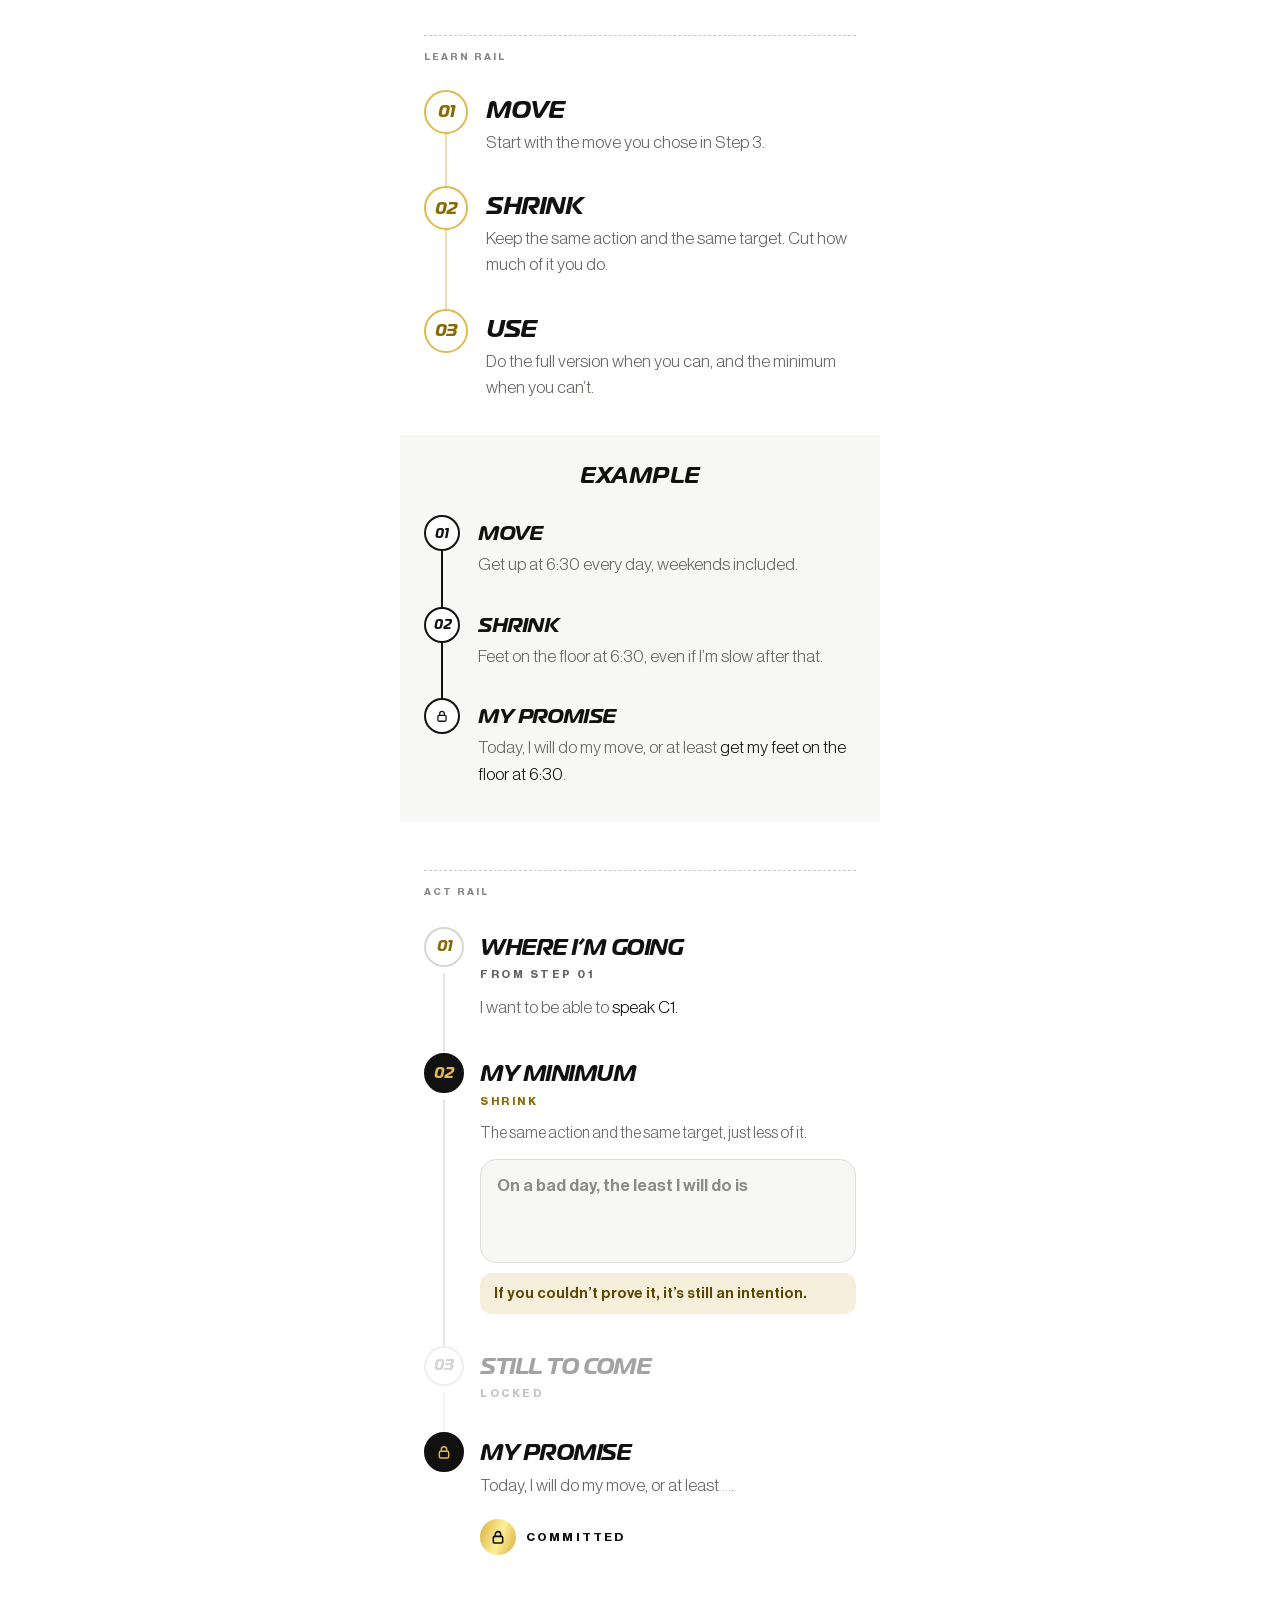
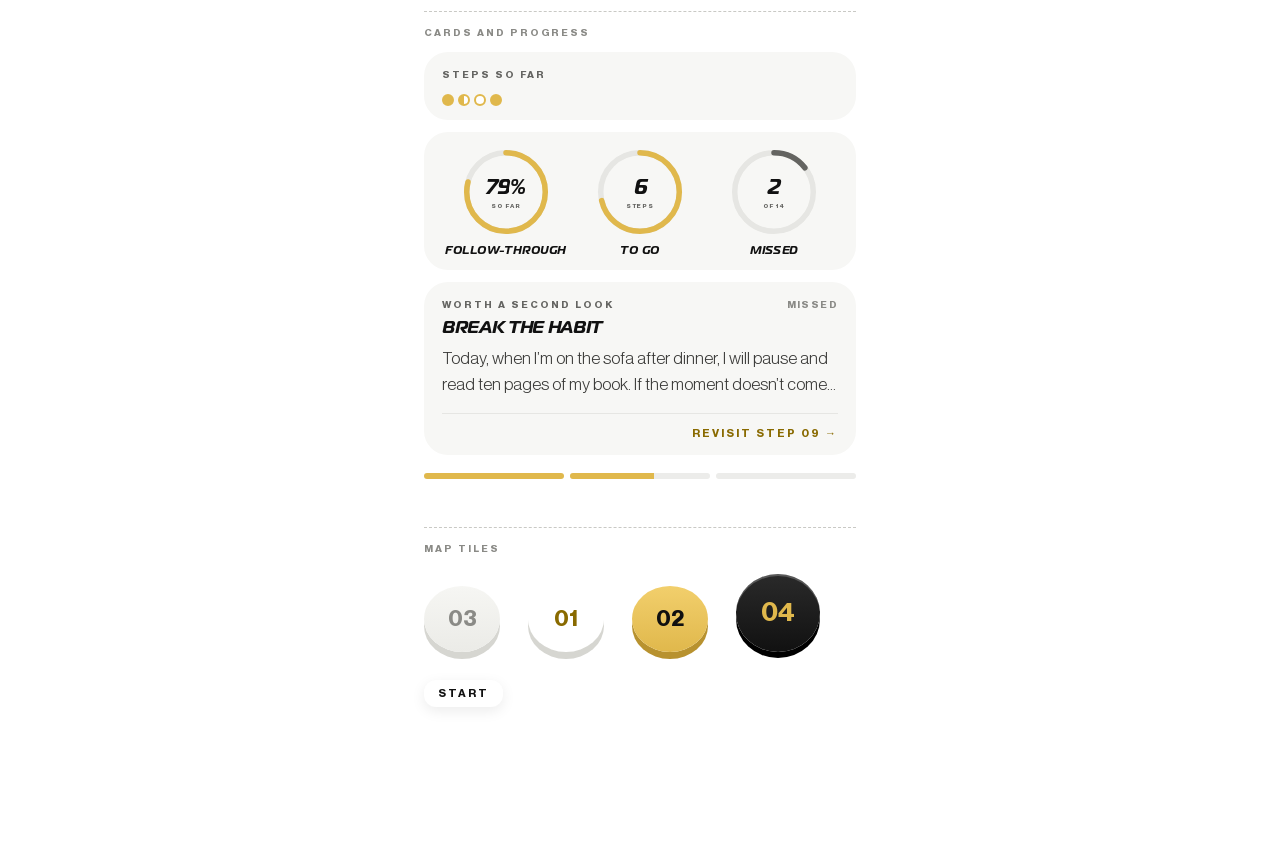
<file: dx/demo.html>
<!doctype html>
<html lang="en">
<head>
<meta charset="utf-8">
<meta name="viewport" content="width=device-width, initial-scale=1, viewport-fit=cover">
<title>DailyXcellence · style kit</title>
<!-- Every piece of the kit, with its markup. Uses only dailyxcellence.css (no Mirror 21 files). -->
<link rel="stylesheet" href="dailyxcellence.css">
<style>
  /* Demo page only: section headings between the pieces. */
  .demo-h { margin: 48px 0 0; padding-top: 14px; border-top: 1px dashed var(--dx-outline); font: 700 10px/1.4 var(--dx-font-body); letter-spacing: .2em; color: var(--dx-soft); }
  .demo-row { display: flex; flex-wrap: wrap; gap: 22px; align-items: flex-end; margin-top: 18px; }
  .demo-swatch { width: 64px; text-align: center; font-size: 10px; color: var(--dx-muted); }
  .demo-swatch span { display: block; height: 44px; margin-bottom: 6px; border-radius: 12px; border: 1px solid var(--dx-rule); }
  .demo-dark { margin: 18px calc(var(--dx-pad) * -1) 0; padding: 24px var(--dx-pad); background: #111; }
</style>
</head>
<body class="dx">
<main class="dx-screen" style="padding-bottom: 130px">

  <p class="dx-label">DAILYXCELLENCE</p>
  <h1 class="dx-title dx-title--xl">STYLE KIT</h1>
  <p class="dx-intro">The Mirror 21 look in one file. Copy the folder, link <b>dailyxcellence.css</b>, use the <b>dx-</b> classes.</p>

  <p class="demo-h">COLOURS</p>
  <div class="demo-row">
    <div class="demo-swatch"><span style="background: var(--dx-ink)"></span>ink</div>
    <div class="demo-swatch"><span style="background: var(--dx-muted)"></span>muted</div>
    <div class="demo-swatch"><span style="background: var(--dx-surface)"></span>surface</div>
    <div class="demo-swatch"><span style="background: var(--dx-gold)"></span>gold</div>
    <div class="demo-swatch"><span style="background: var(--dx-gold-text)"></span>gold text</div>
    <div class="demo-swatch"><span style="background: var(--dx-gold-gradient)"></span>gold shine</div>
  </div>

  <p class="demo-h">TEXT</p>
  <p class="dx-label" style="margin-top: 18px">STEP 12</p>
  <h2 class="dx-title">YOUR TURN.</h2>
  <p class="dx-intro">Set the least you’ll do on a bad day, so your move stays alive.</p>
  <p class="dx-text">Body text: Neue Haas Display Light, grey. <span class="dx-starter">A grey starter</span> before black words? Use .dx-answer.</p>
  <p class="dx-quote">The minimum isn’t the goal. <em>It keeps you going.</em></p>

  <p class="demo-h">BUTTONS</p>
  <div style="display: grid; gap: 12px; margin-top: 18px">
    <a class="dx-btn dx-btn--ink" href="#">YOUR TURN <svg width="20" height="20" viewBox="0 0 24 24" fill="none" stroke="currentColor" stroke-width="2" stroke-linecap="round" stroke-linejoin="round" aria-hidden="true"><path d="M5 12h14M13 6l6 6-6 6"/></svg></a>
    <a class="dx-btn dx-btn--gold" href="#">CONTINUE</a>
    <a class="dx-btn dx-btn--outline" href="#">WATCH AGAIN</a>
  </div>
  <div class="demo-dark"><a class="dx-btn dx-btn--white" href="#">LEARN <svg width="20" height="20" viewBox="0 0 24 24" fill="none" stroke="currentColor" stroke-width="2" stroke-linecap="round" stroke-linejoin="round" aria-hidden="true"><path d="M5 12h14M13 6l6 6-6 6"/></svg></a></div>
  <div class="dx-pills"><button class="dx-pill is-on">YES</button><button class="dx-pill">NOT SURE</button></div>
  <div class="dx-pills dx-pills--stack"><button class="dx-pill">MY MINIMUM</button><button class="dx-pill is-on">MY SWAP AND MY LINE</button></div>
  <div class="demo-row"><button class="dx-next" aria-label="Next"><svg width="22" height="22" viewBox="0 0 24 24" fill="none" stroke="currentColor" stroke-width="2" stroke-linecap="round" stroke-linejoin="round" aria-hidden="true"><path d="M5 12h14M13 6l6 6-6 6"/></svg></button><button class="dx-next" disabled aria-label="Next"><svg width="22" height="22" viewBox="0 0 24 24" fill="none" stroke="currentColor" stroke-width="2" stroke-linecap="round" stroke-linejoin="round" aria-hidden="true"><path d="M5 12h14M13 6l6 6-6 6"/></svg></button></div>
  <button class="dx-hold" style="margin-top: 18px"><span class="dx-hold-fill" style="width: 40%"></span><span class="dx-hold-label">I’M COMMITTED</span></button>
  <p class="dx-hold-help">Press and hold. Once committed, your promise can’t be changed.</p>

  <p class="demo-h">LEARN RAIL</p>
  <ol class="dx-moves">
    <li class="dx-move"><span class="dx-move-num">01</span><div class="dx-move-body"><p class="dx-move-key">MOVE</p><p class="dx-text">Start with the move you chose in Step 3.</p></div></li>
    <li class="dx-move"><span class="dx-move-num">02</span><div class="dx-move-body"><p class="dx-move-key">SHRINK</p><p class="dx-text">Keep the same action and the same target. Cut how much of it you do.</p></div></li>
    <li class="dx-move"><span class="dx-move-num">03</span><div class="dx-move-body"><p class="dx-move-key">USE</p><p class="dx-text">Do the full version when you can, and the minimum when you can’t.</p></div></li>
  </ol>

  <section class="dx-example">
    <h2 class="dx-example-title">EXAMPLE</h2>
    <ol class="dx-example-rows">
      <li class="dx-example-row"><span class="dx-example-num">01</span><div class="dx-example-body"><p class="dx-example-key">MOVE</p><p class="dx-text">Get up at 6:30 every day, weekends included.</p></div></li>
      <li class="dx-example-row"><span class="dx-example-num">02</span><div class="dx-example-body"><p class="dx-example-key">SHRINK</p><p class="dx-text">Feet on the floor at 6:30, even if I’m slow after that.</p></div></li>
      <li class="dx-example-row"><span class="dx-example-num"><svg width="14" height="14" viewBox="0 0 24 24" fill="none" stroke="currentColor" stroke-width="2.2" stroke-linecap="round" aria-hidden="true"><rect x="5" y="11" width="14" height="10" rx="2"/><path d="M8 11V8a4 4 0 0 1 8 0v3"/></svg></span><div class="dx-example-body"><p class="dx-example-key">MY PROMISE</p><p class="dx-promise">Today, I will do my move, or at least <b class="dx-own">get my feet on the floor at 6:30</b>.</p></div></li>
    </ol>
  </section>

  <p class="demo-h">ACT RAIL</p>
  <div class="dx-rows">
    <section class="dx-row is-static">
      <div class="dx-rail"><span class="dx-dot">01</span><span class="dx-rail-line"></span></div>
      <div class="dx-row-body"><p class="dx-question">WHERE I’M GOING</p><p class="dx-eyebrow dx-eyebrow--muted">FROM STEP 01</p><p class="dx-answer"><span class="dx-starter">I want to be able to</span> speak C1.</p></div>
    </section>
    <section class="dx-row is-active">
      <div class="dx-rail"><span class="dx-dot">02</span><span class="dx-rail-line"></span></div>
      <div class="dx-row-body">
        <label class="dx-question" for="demoBox">MY MINIMUM</label><p class="dx-eyebrow">SHRINK</p>
        <p class="dx-prompt">The same action and the same target, just less of it.</p>
        <div class="dx-box-wrap"><span class="dx-box-starter" aria-hidden="true">On a bad day, the least I will do is </span><textarea class="dx-box" id="demoBox" rows="3" style="text-indent: 268px"></textarea></div>
        <p class="dx-hint">If you couldn’t prove it, it’s still an intention.</p>
      </div>
    </section>
    <section class="dx-row is-locked">
      <div class="dx-rail"><span class="dx-dot">03</span><span class="dx-rail-line"></span></div>
      <div class="dx-row-body"><p class="dx-question">STILL TO COME</p><p class="dx-eyebrow">LOCKED</p></div>
    </section>
    <section class="dx-row is-active">
      <div class="dx-rail"><span class="dx-dot dx-dot--lock"><svg width="16" height="16" viewBox="0 0 24 24" fill="none" stroke="currentColor" stroke-width="2.2" stroke-linecap="round" aria-hidden="true"><rect x="5" y="11" width="14" height="10" rx="2"/><path d="M8 11V8a4 4 0 0 1 8 0v3"/></svg></span></div>
      <div class="dx-row-body"><p class="dx-question">MY PROMISE</p><p class="dx-promise">Today, I will do my move, or at least <b class="dx-own"></b>.</p>
        <div class="dx-mark-row" style="margin-top: 20px"><span class="dx-mark dx-mark--gold"><svg width="16" height="16" viewBox="0 0 24 24" fill="none" stroke="currentColor" stroke-width="2.4" stroke-linecap="round" aria-hidden="true"><rect x="5" y="11" width="14" height="10" rx="2"/><path d="M8 11V8a4 4 0 0 1 8 0v3"/></svg></span>COMMITTED</div>
      </div>
    </section>
  </div>

  <p class="demo-h">CARDS AND PROGRESS</p>
  <div class="dx-card">
    <div class="dx-card-head"><p class="dx-card-label">STEPS SO FAR</p></div>
    <div class="demo-row" style="gap: 4px; margin-top: 12px"><span class="dx-check dx-check--yes"></span><span class="dx-check dx-check--partly"></span><span class="dx-check"></span><span class="dx-check dx-check--yes"></span></div>
  </div>
  <div class="dx-card" style="display: grid; grid-template-columns: repeat(3, 1fr); gap: 6px">
    <div class="dx-ring"><svg viewBox="0 0 112 112" width="88" height="88" role="img" aria-label="79 percent"><circle cx="56" cy="56" r="50" fill="none" stroke-width="7"/><circle cx="56" cy="56" r="50" fill="none" stroke-width="7" stroke-linecap="round" stroke-dasharray="314.16" stroke-dashoffset="66" transform="rotate(-90 56 56)"/><text class="dx-ring-value" x="56" y="58" text-anchor="middle">79%</text><text class="dx-ring-sub" x="56" y="76" text-anchor="middle">SO FAR</text></svg><span class="dx-ring-caption">FOLLOW-THROUGH</span></div>
    <div class="dx-ring"><svg viewBox="0 0 112 112" width="88" height="88" role="img" aria-label="6 steps to go"><circle cx="56" cy="56" r="50" fill="none" stroke-width="7"/><circle cx="56" cy="56" r="50" fill="none" stroke-width="7" stroke-linecap="round" stroke-dasharray="314.16" stroke-dashoffset="90" transform="rotate(-90 56 56)"/><text class="dx-ring-value" x="56" y="58" text-anchor="middle">6</text><text class="dx-ring-sub" x="56" y="76" text-anchor="middle">STEPS</text></svg><span class="dx-ring-caption">TO GO</span></div>
    <div class="dx-ring dx-ring--dark"><svg viewBox="0 0 112 112" width="88" height="88" role="img" aria-label="2 missed"><circle cx="56" cy="56" r="50" fill="none" stroke-width="7"/><circle cx="56" cy="56" r="50" fill="none" stroke-width="7" stroke-linecap="round" stroke-dasharray="314.16" stroke-dashoffset="269" transform="rotate(-90 56 56)"/><text class="dx-ring-value" x="56" y="58" text-anchor="middle">2</text><text class="dx-ring-sub" x="56" y="76" text-anchor="middle">OF 14</text></svg><span class="dx-ring-caption">MISSED</span></div>
  </div>
  <div class="dx-card">
    <div class="dx-card-head"><p class="dx-card-label">WORTH A SECOND LOOK</p><p class="dx-card-tag">MISSED</p></div>
    <p class="dx-card-title">BREAK THE HABIT</p>
    <p class="dx-text dx-clamp-2" style="color: #3a3a38">Today, when I’m on the sofa after dinner, I will pause and read ten pages of my book. If the moment doesn’t come, I will run through it once in my head.</p>
    <a class="dx-card-link" href="#">REVISIT STEP 09 →</a>
  </div>
  <div class="dx-bar" style="margin-top: 18px"><span class="dx-bar-part"><i style="width: 100%"></i></span><span class="dx-bar-part"><i style="width: 60%"></i></span><span class="dx-bar-part"></span></div>

  <p class="demo-h">MAP TILES</p>
  <div class="demo-row" style="gap: 28px; padding-bottom: 10px">
    <button class="dx-tile">03</button><button class="dx-tile dx-tile--done">01</button><button class="dx-tile dx-tile--yes">02</button><button class="dx-tile dx-tile--today">04</button><span class="dx-bubble">START</span>
  </div>
</main>

<nav class="dx-tabs" aria-label="Demo tabs">
  <a href="#" aria-current="page">MY PATH</a><a href="#">MY MIRROR</a><a href="#">MY JOURNEY</a>
</nav>
</body>
</html>
</file>
<file: dx/dailyxcellence.css>
/* DailyXcellence · the Mirror 21 look in one file.
   A standalone copy of the app's styles, to take to another project: copy this whole folder (this file, fonts/,
   demo.html), link the file, and use the dx- classes. demo.html shows every piece with its markup.
   Mirror 21 itself does not use this file, so changing it never changes the app (and the reverse).
   Light theme only. Every class starts with dx- so nothing clashes with a project's own styles.
   Fonts: Magistral and Neue Haas Display are licensed; confirm the licence before using them in public. */

/* ---------- Fonts ---------- */
@font-face { font-family: "Magistral"; src: url("fonts/magistral-bold-italic.woff2") format("woff2"); font-weight: 700; font-style: italic; font-display: swap; }
@font-face { font-family: "Neue Haas Display"; src: url("fonts/nhd-light.woff2") format("woff2"); font-weight: 300; font-style: normal; font-display: swap; }
@font-face { font-family: "Neue Haas Display"; src: url("fonts/nhd-light-italic.woff2") format("woff2"); font-weight: 300; font-style: italic; font-display: swap; }
@font-face { font-family: "Neue Haas Display"; src: url("fonts/nhd-medium.woff2") format("woff2"); font-weight: 500; font-style: normal; font-display: swap; }
@font-face { font-family: "Neue Haas Display"; src: url("fonts/nhd-bold.woff2") format("woff2"); font-weight: 700; font-style: normal; font-display: swap; }

/* ---------- Tokens ---------- */
:root {
  /* Colour */
  --dx-bg: #ffffff;            /* page */
  --dx-surface: #f7f7f5;       /* boxes, cards, the example panel */
  --dx-ink: #111111;           /* titles, body, black buttons and dots */
  --dx-muted: #646461;         /* helper lines, descriptions, starters on Act */
  --dx-soft: #8a8a86;          /* sentence starters inside boxes, quiet labels */
  --dx-faint: #b0b0ac;         /* "…" still to write */
  --dx-rule: #dededb;          /* 1px dividers, box borders */
  --dx-track: #ececea;         /* empty progress, disabled buttons */
  --dx-line: #e6e6e3;          /* the Act rail line, ring tracks */
  --dx-outline: #c9c9c5;       /* outline buttons */
  --dx-locked: #d6d6d3;        /* rings of locked and read-only dots */
  --dx-locked-text: #8f8f8b;   /* numbers of locked dots */
  --dx-gold: #e0b84c;          /* fills, rings, gold on black. Never as text on white */
  --dx-gold-text: #896a00;     /* gold used as text on white */
  --dx-gold-tint: #f6efdc;     /* hint backgrounds */
  --dx-gold-hint: #5c4700;     /* text on the gold tint */
  --dx-gold-line: #ecdcae;     /* the Learn rail line */
  --dx-gold-gradient: linear-gradient(110deg, #d8ad3e, #ffef9a 53%, #d8ad3e); /* I'M COMMITTED, COMMITTED mark */
  --dx-on-gold: #101010;
  /* Type */
  --dx-font-display: "Magistral", Arial, sans-serif;          /* always bold italic, capitals */
  --dx-font-body: "Neue Haas Display", Arial, sans-serif;
  /* Layout */
  --dx-column: 480px;
  --dx-pad: 24px;
  --dx-radius-box: 16px;
  --dx-radius-card: 24px;
  --dx-radius-pill: 28px;
}

/* ---------- Base ---------- */
.dx, .dx *, .dx *::before, .dx *::after { box-sizing: border-box; }
.dx { margin: 0; background: var(--dx-bg); color: var(--dx-ink); font-family: var(--dx-font-body); -webkit-font-smoothing: antialiased; }
.dx :focus-visible { outline: 2px solid var(--dx-gold-text); outline-offset: 4px; }
.dx button, .dx textarea, .dx input { font-family: inherit; }
/* One centred phone column, kept clear of the clock and home indicator. */
.dx-screen { max-width: var(--dx-column); margin: 0 auto; min-height: 100dvh; display: flex; flex-direction: column;
  padding: max(28px, calc(env(safe-area-inset-top) + 12px)) var(--dx-pad) max(34px, calc(env(safe-area-inset-bottom) + 16px)); }
.dx-spacer { flex: 1; }

/* ---------- Text ---------- */
.dx-label { margin: 0; font-size: 12px; font-weight: 700; letter-spacing: 0.23em; color: var(--dx-gold-text); }            /* STEP 12 */
.dx-label--muted { color: var(--dx-muted); }
.dx-title { margin: 10px 0 0; font: italic 700 22px/1.1 var(--dx-font-display); letter-spacing: -0.035em; }                 /* YOUR TURN. */
.dx-title--xl { font-size: 40px; line-height: 1; letter-spacing: -0.04em; }                                                 /* MY JOURNEY */
.dx-intro { margin: 10px 0 0; font-size: 18px; line-height: 1.5; font-weight: 300; color: var(--dx-muted); }
.dx-text { margin: 8px 0 0; font-size: 17px; line-height: 1.55; font-weight: 300; color: var(--dx-muted); }                 /* body, descriptions */
.dx-quote { margin: 44px 0 0; padding: 30px 0; border-top: 1px solid var(--dx-rule); border-bottom: 1px solid var(--dx-rule);
  font: italic 700 27px/1.22 var(--dx-font-display); letter-spacing: -0.02em; }
.dx-quote em { font-style: inherit; color: var(--dx-gold-text); }                                                           /* the gold half */
.dx-starter { color: var(--dx-muted); }                                                                                     /* grey sentence starter in running text */

/* ---------- Buttons ---------- */
/* Full-width 56px pill, label centred, the arrow right after the words. */
.dx-btn { display: flex; align-items: center; justify-content: center; gap: 14px; width: 100%; height: 56px; padding: 0 24px;
  border: 1px solid transparent; border-radius: var(--dx-radius-pill); text-decoration: none; cursor: pointer;
  font: 700 12px/1 var(--dx-font-body); letter-spacing: 0.18em; }
.dx-btn svg { flex: none; }
.dx-btn--ink { background: var(--dx-ink); color: #fff; }                    /* YOUR TURN */
.dx-btn--white { background: #fff; color: var(--dx-ink); }                  /* LEARN on a dark video */
.dx-btn--gold { background: var(--dx-gold-gradient); color: var(--dx-on-gold); }
.dx-btn--outline { background: transparent; color: var(--dx-ink); border-color: var(--dx-outline); }
/* Small choice pills, side by side or stacked (YES / NOT SURE, MY MINIMUM / MY SWAP AND MY LINE). */
.dx-pills { display: flex; gap: 10px; margin-top: 18px; }
.dx-pills--stack { flex-direction: column; }
.dx-pill { flex: 1; height: 52px; border-radius: 26px; cursor: pointer; font: 700 11px/1 var(--dx-font-body); letter-spacing: 0.18em;
  border: 1px solid var(--dx-outline); background: transparent; color: var(--dx-ink); }
.dx-pills--stack .dx-pill { flex: none; }
.dx-pill.is-on, .dx-pill--ink { border-color: var(--dx-ink); background: var(--dx-ink); color: #fff; }
/* Round "next" arrow. */
.dx-next { width: 48px; height: 48px; border-radius: 24px; border: none; cursor: pointer; display: grid; place-items: center;
  background: var(--dx-gold-gradient); color: var(--dx-on-gold); }
.dx-next:disabled { background: var(--dx-track); color: var(--dx-locked-text); cursor: default; }
/* Press-and-hold (I'M COMMITTED): put a .dx-hold-fill inside and grow its width from 0 to 100%. */
.dx-hold { position: relative; display: flex; align-items: center; justify-content: center; width: 100%; height: 56px; padding: 0; overflow: hidden;
  border: 1px solid var(--dx-rule); border-radius: var(--dx-radius-pill); background: var(--dx-surface); cursor: pointer; }
.dx-hold-fill { position: absolute; left: 0; top: 0; bottom: 0; width: 0; background: var(--dx-gold-gradient); }
.dx-hold-label { position: relative; font: 700 12px/1 var(--dx-font-body); letter-spacing: 0.18em; color: var(--dx-on-gold); }
.dx-hold-help { margin: 10px 0 0; text-align: center; font-size: 13px; font-weight: 500; color: var(--dx-muted); }

/* ---------- Learn rail: numbered moves ---------- */
/* White circles, gold ring and gold number, joined by a soft gold line that stops at the last circle. */
.dx-moves { list-style: none; margin: 26px 0 0; padding: 0; display: flex; flex-direction: column; gap: 30px; }
.dx-move { position: relative; display: flex; gap: 18px; }
.dx-move:not(:last-child)::before { content: ""; position: absolute; left: 21px; top: 22px; bottom: -52px; width: 2px; background: var(--dx-gold-line); }
.dx-move-num { position: relative; z-index: 1; flex: none; display: grid; place-items: center; width: 44px; height: 44px; border-radius: 50%;
  border: 2px solid var(--dx-gold); background: var(--dx-bg); font: italic 700 17px/1 var(--dx-font-display); color: var(--dx-gold-text); }
.dx-move-body { min-width: 0; padding-top: 8px; }
.dx-move-key { margin: 0; font: italic 700 24px/1 var(--dx-font-display); letter-spacing: -0.02em; }

/* ---------- Example panel ---------- */
/* Full-width grey panel; black-ringed circles joined by a black line; grey words; the promise last, with a lock. */
.dx-example { margin: 34px calc(var(--dx-pad) * -1) 0; padding: 30px var(--dx-pad) 34px; background: var(--dx-surface); }
.dx-example-title { margin: 0; text-align: center; font: italic 700 22px/1 var(--dx-font-display); letter-spacing: 0.02em; }
.dx-example-rows { list-style: none; margin: 28px 0 0; padding: 0; display: flex; flex-direction: column; gap: 28px; }
.dx-example-row { position: relative; display: flex; gap: 18px; }
.dx-example-row:not(:last-child)::before { content: ""; position: absolute; left: 17px; top: 18px; bottom: -46px; width: 2px; background: var(--dx-ink); }
.dx-example-num { position: relative; z-index: 1; flex: none; display: grid; place-items: center; width: 36px; height: 36px; border-radius: 50%;
  border: 2px solid var(--dx-ink); background: var(--dx-bg); font: italic 700 13px/1 var(--dx-font-display); color: var(--dx-ink); }
.dx-example-body { min-width: 0; padding-top: 7px; }
.dx-example-key { margin: 0; font: italic 700 20px/1.1 var(--dx-font-display); letter-spacing: -0.02em; }

/* ---------- Promise ---------- */
/* Fixed words grey, the person's own words black (wrap them in <b class="dx-own">). */
.dx-promise { margin: 8px 0 0; font-size: 17px; line-height: 1.55; font-weight: 300; color: var(--dx-muted); }
.dx-own { font-weight: inherit; color: var(--dx-ink); }
.dx-own:empty::before { content: "…"; color: var(--dx-faint); }

/* ---------- Act rail: question rows ---------- */
/* Each row: a dot on the rail, the title level with it, the small gold line under it, then helper line and box.
   States: .is-active / .is-done (black dot, gold number), .is-static (read-only: white, grey ring, gold number),
   .is-locked (still to come: faded). The last row's dot can hold a lock (.dx-dot--lock). */
.dx-rows { margin-top: 28px; }
.dx-row { display: flex; gap: 16px; transition: opacity 400ms ease; }
.dx-row.is-locked { opacity: 0.38; }
.dx-rail { width: 40px; flex: none; display: flex; flex-direction: column; align-items: center; }
.dx-dot { width: 40px; height: 40px; flex: none; display: grid; place-items: center; border-radius: 50%; border: 2px solid var(--dx-locked);
  background: var(--dx-bg); font: italic 700 15px/1 var(--dx-font-display); color: var(--dx-locked-text); transition: background 400ms ease, color 400ms ease; }
.dx-row.is-active .dx-dot, .dx-row.is-done .dx-dot { background: var(--dx-ink); border-color: var(--dx-ink); color: var(--dx-gold); }
.dx-row.is-static .dx-dot { background: var(--dx-bg); border-color: var(--dx-locked); color: var(--dx-gold-text); }
.dx-row.is-done .dx-dot--lock { background: var(--dx-gold-gradient); border-color: transparent; color: var(--dx-on-gold); }   /* committed */
.dx-rail-line { flex: 1; width: 2px; margin-top: 6px; border-radius: 1px; background: var(--dx-line); }
.dx-row-body { flex: 1; min-width: 0; padding: 6px 0 32px; }
.dx-row:last-child .dx-row-body { padding-bottom: 8px; }
.dx-question { display: block; margin: 3px 0 0; font: italic 700 22px/1.1 var(--dx-font-display); letter-spacing: -0.02em; }
.dx-eyebrow { display: flex; align-items: center; gap: 8px; margin: 8px 0 0; font-size: 11px; font-weight: 700; letter-spacing: 0.23em; color: var(--dx-gold-text); }
.dx-eyebrow--muted, .dx-row.is-locked .dx-eyebrow { color: var(--dx-muted); }
.dx-prompt { margin: 14px 0 0; font-size: 16px; line-height: 1.45; font-weight: 300; color: var(--dx-muted); }
.dx-answer { margin: 14px 0 0; font-size: 17px; line-height: 1.55; font-weight: 300; color: var(--dx-ink); }                  /* read-only answer */
.dx-answer .dx-starter { color: var(--dx-muted); }

/* ---------- Answer box ---------- */
/* A grey sentence starter set in front of the box; indent the textarea by the starter's width (text-indent). */
.dx-box-wrap { position: relative; margin-top: 14px; }
.dx-box { display: block; width: 100%; min-height: 96px; resize: none; padding: 14px 16px; border: 1px solid var(--dx-rule);
  border-radius: var(--dx-radius-box); background: var(--dx-surface); font-size: 17px; line-height: 1.45; font-weight: 500; color: var(--dx-ink); }
.dx-box::placeholder { color: var(--dx-soft); }
.dx-box-starter { position: absolute; left: 17px; top: 15px; white-space: pre; pointer-events: none; font-size: 17px; line-height: 1.45; font-weight: 500; color: var(--dx-soft); }
.dx-hint { margin: 10px 0 0; padding: 10px 14px; border-radius: 12px; background: var(--dx-gold-tint); font-size: 15px; line-height: 1.4; font-weight: 500; color: var(--dx-gold-hint); }
.dx-note { margin: 14px 0 0; padding: 12px 14px; border-radius: 12px; background: var(--dx-surface); font-size: 15px; line-height: 1.45; font-weight: 500; color: #3a3a38; }

/* ---------- Locks and marks ---------- */
.dx-mark { flex: none; display: grid; place-items: center; width: 36px; height: 36px; border-radius: 50%; background: var(--dx-ink); color: var(--dx-gold); }
.dx-mark--gold { background: var(--dx-gold-gradient); color: var(--dx-on-gold); }                                           /* COMMITTED */
.dx-mark-row { display: flex; align-items: center; gap: 10px; font: 700 12px/1 var(--dx-font-body); letter-spacing: 0.18em; }

/* ---------- Cards ---------- */
.dx-card { margin-top: 12px; padding: 16px 18px 14px; border-radius: var(--dx-radius-card); background: var(--dx-surface); }
.dx-card-head { display: flex; justify-content: space-between; align-items: baseline; gap: 12px; }
.dx-card-label { margin: 0; font: 700 10px/1.4 var(--dx-font-body); letter-spacing: 0.2em; color: var(--dx-muted); }
.dx-card-tag { margin: 0; font: 700 10px/1.4 var(--dx-font-body); letter-spacing: 0.14em; color: var(--dx-soft); }
.dx-card-title { margin: 6px 0 0; font: italic 700 17px/1.15 var(--dx-font-display); letter-spacing: -0.02em; text-transform: uppercase; }
.dx-card-link { display: flex; justify-content: flex-end; align-items: center; gap: 6px; margin-top: 14px; padding-top: 12px; border-top: 1px solid var(--dx-line);
  font: 700 11px/1.4 var(--dx-font-body); letter-spacing: 0.18em; color: var(--dx-gold-text); text-decoration: none; }
.dx-clamp-2 { display: -webkit-box; -webkit-box-orient: vertical; -webkit-line-clamp: 2; line-clamp: 2; overflow: hidden; }

/* ---------- Progress ---------- */
/* Segmented bar: put <i style="width: 60%"> inside each .dx-bar-part. */
.dx-bar { display: flex; gap: 6px; }
.dx-bar-part { flex: 1; height: 6px; border-radius: 3px; background: var(--dx-track); overflow: hidden; }
.dx-bar-part i { display: block; height: 100%; background: var(--dx-gold); }
/* Ring (SVG, see demo.html): a track circle and a gold arc; .dx-ring--dark for a dark-grey arc (e.g. MISSED). */
.dx-ring { display: flex; flex-direction: column; align-items: center; gap: 8px; text-align: center; }
.dx-ring circle:first-of-type { stroke: var(--dx-line); }
.dx-ring circle:last-of-type { stroke: var(--dx-gold); }
.dx-ring--dark circle:last-of-type { stroke: var(--dx-muted); }
.dx-ring-value { font: 700 26px var(--dx-font-display); fill: var(--dx-ink); }
.dx-ring-sub { font: 700 8px var(--dx-font-body); letter-spacing: 0.16em; fill: var(--dx-muted); }
.dx-ring-caption { font: italic 700 11px/1.1 var(--dx-font-display); letter-spacing: 0.04em; }
/* Check-in marks: YES full gold, PARTLY half gold, NO a gold ring. */
.dx-check { display: inline-block; width: 12px; height: 12px; border-radius: 50%; border: 2px solid var(--dx-gold); background: #fff; }
.dx-check--yes { background: var(--dx-gold); }
.dx-check--partly { background: linear-gradient(90deg, var(--dx-gold) 50%, #fff 50%); }

/* ---------- Map tiles ---------- */
/* Round tiles with a 3D lip. States: (none) locked grey, --today black, --done white with gold number, --yes gold. */
.dx-tile { display: grid; place-items: center; width: 76px; height: 66px; padding: 0; border: 0; border-radius: 50%; cursor: pointer;
  background: linear-gradient(#f6f6f3, #ebebe7); box-shadow: 0 7px 0 #d6d6d1; color: var(--dx-soft); font: 700 22px/1 var(--dx-font-display); }
.dx-tile:active { transform: translateY(4px); box-shadow: 0 3px 0 #d6d6d1; }
.dx-tile--today { width: 84px; height: 78px; background: linear-gradient(#2a2a2a, #111); color: var(--dx-gold); box-shadow: 0 6px #000, inset 0 2px rgba(255,255,255,.22); font-size: 26px; }
.dx-tile--done { background: #fff; color: var(--dx-gold-text); }
.dx-tile--yes { background: linear-gradient(#f2cf6c, var(--dx-gold)); color: var(--dx-on-gold); box-shadow: 0 7px 0 #b8922f; }
.dx-bubble { display: inline-block; padding: 8px 14px; border-radius: 12px; background: #fff; box-shadow: 0 4px 14px rgba(0,0,0,.08);
  font: 700 11px/1 var(--dx-font-body); letter-spacing: 0.18em; }

/* ---------- Bottom tabs ---------- */
.dx-tabs { position: fixed; left: 16px; right: 16px; bottom: max(24px, calc(env(safe-area-inset-bottom) + 8px)); max-width: calc(var(--dx-column) - 32px); margin: 0 auto;
  display: flex; gap: 4px; height: 64px; padding: 6px; border-radius: 32px; border: 1px solid rgba(0,0,0,.06);
  background: rgba(255,255,255,.78); -webkit-backdrop-filter: blur(22px) saturate(180%); backdrop-filter: blur(22px) saturate(180%);
  box-shadow: 0 10px 30px rgba(0,0,0,.10), inset 0 1px 0 rgba(255,255,255,.9); }
.dx-tabs a { flex: 1; min-width: 0; display: flex; flex-direction: column; align-items: center; justify-content: center; gap: 3px; border-radius: 26px;
  color: var(--dx-muted); font: 500 10px/1 var(--dx-font-body); letter-spacing: 0.06em; text-decoration: none; }
.dx-tabs a[aria-current="page"] { background: rgba(0,0,0,.06); color: var(--dx-ink); }

@media (prefers-reduced-motion: reduce) { .dx-row, .dx-dot { transition: none; } }
</file>
<file: css/change-check.css>
/* Change Check · the pieces the DailyXcellence kit doesn't have yet.
   Everything here uses the kit's tokens (--dx-…), so brand changes stay in dx/dailyxcellence.css. */

/* Black-and-white for now: gold tokens remapped to ink/greys. Delete this block to bring gold back. */
:root {
  --dx-gold: var(--dx-ink);
  --dx-gold-text: var(--dx-ink);
  --dx-gold-tint: var(--dx-surface);
  --dx-gold-hint: var(--dx-ink);
  --dx-gold-line: var(--dx-line);
  --dx-gold-gradient: var(--dx-ink);
  --dx-on-gold: #ffffff;
}
.dx .dx-row.is-active .dx-dot, .dx .dx-row.is-done .dx-dot, .dx .dx-mark, .dx .dx-tile--today,
.dx .cc-circ.is-on, .dx .cc-done .dx-card-label, .dx .cc-done .cc-keep b { color: #ffffff; }
.dx .dx-tile--yes { background: var(--dx-ink); color: #ffffff; box-shadow: 0 7px 0 #000; }

html { background: var(--dx-bg); }
body.dx { min-height: 100dvh; overflow-x: clip; } /* never scroll sideways */
:where(.dx) button { background: none; border: 0; padding: 0; color: inherit; cursor: pointer; }
#app { max-width: var(--dx-column); margin: 0 auto; }
/* Screen titles one step up from the kit's 22px (big --xl titles keep their own size).
   Kept early in this file so specific overrides further down (e.g. the A/B/C sheet title) still win. */
.dx-title:not(.dx-title--xl) { font-size: 24px; }

/* Screen frame: kit column + a bottom area that sits at the foot of the phone */
.cc-foot { margin-top: 28px; }
.cc-foot--right { display: flex; justify-content: flex-end; }
/* Landing: title dead-centre on screen, Begin + tagline pinned to the bottom */
.cc-landing { display: grid; grid-template-rows: 1fr auto 1fr; text-align: center; }
/* FOLLOW-THROUGH big and loud; STARTS WITH YOU smaller, spaced out, one line, centred under it.
   14 letters, so it scales with the screen width to stay on one line down to 320px phones. */
.cc-hero { margin: 0; }
.cc-hero-big { display: block; font: italic 700 42px/1 var(--dx-font-display); font-size: min(42px, 9vw); letter-spacing: -.04em; white-space: nowrap; }
.cc-logo { display: block; width: 120px; height: auto; }
.cc-landing .cc-foot { align-self: end; }
.cc-home { padding-bottom: calc(130px + env(safe-area-inset-bottom)); }

/* Top row on the question screens: back + segmented progress */
.cc-top { display: flex; align-items: center; gap: 14px; }
.cc-top .dx-bar { flex: 1; }
.cc-back { display: inline-grid; place-items: center; width: 36px; height: 36px; margin-left: -8px; border-radius: 18px; color: var(--dx-ink); }
.cc-back svg { width: 22px; height: 22px; }
.cc-backlink { display: inline-flex; align-items: center; gap: 4px; margin-left: -6px; font: 700 11px/1 var(--dx-font-body); letter-spacing: .18em; color: var(--dx-ink); padding: 8px 0; }
.cc-backlink svg { width: 18px; height: 18px; }

/* "The mirror is for you": logo top left, title, grey italic line, then the four short paragraphs */
.cc-mirror .cc-logo { margin-top: 14px; }
.cc-mirror .dx-title { margin-top: 36px; }
.cc-mirror-sub { font-style: italic; }
.cc-mirror .cc-q + .cc-q { margin-top: 14px; }
.cc-mirror .cc-mirror-sub + .cc-q { margin-top: 22px; }

/* Sign up / sign in */
.cc-auth .cc-logo { margin-top: 14px; }
.cc-auth .cc-logo + .dx-title { margin-top: 36px; }
.cc-stack { display: flex; flex-direction: column; gap: 12px; }
.cc-field { display: block; margin-top: 18px; }
.cc-field-label { display: block; margin: 0 0 8px; font: 700 11px/1 var(--dx-font-body); letter-spacing: .18em; color: var(--dx-muted); }
.cc-field-gap { margin-top: 24px; }
/* Typed text stays 16px+: iPhone Safari zooms the page into any field smaller than that. */
.cc-input { display: block; width: 100%; height: 52px; padding: 0 16px; border: 1px solid var(--dx-rule); border-radius: var(--dx-radius-box);
  background: var(--dx-surface); font-size: 17px; font-weight: 500; color: var(--dx-ink); }
.cc-input:focus { outline: none; border-color: var(--dx-ink); }
/* Drop-downs (gender, age): same box as the text fields, a chevron on the right, grey "Choose" until picked */
.cc-select { position: relative; display: block; }
.cc-select select { -webkit-appearance: none; appearance: none; padding-right: 44px; cursor: pointer; }
.cc-select.is-empty select { color: var(--dx-soft); font-weight: 300; }
.cc-select option { color: var(--dx-ink); }
.cc-select svg { position: absolute; right: 16px; top: 50%; width: 18px; height: 18px; transform: translateY(-50%); pointer-events: none; color: var(--dx-ink); }
/* Code screen: the email shown read-only, in the same box as on the sign-up form */
.cc-input--read { display: flex; align-items: center; margin: 0; overflow: hidden; text-overflow: ellipsis; white-space: nowrap; }
/* Organization on sign-up: set by the link, locked (lock on the right) */
.cc-input--locked { justify-content: space-between; gap: 12px; color: var(--dx-ink); }
.cc-input--locked .cc-lock { flex: none; color: var(--dx-soft); }
.cc-privacy { margin: 24px 0 0; font-size: 13px; line-height: 1.5; font-weight: 300; color: var(--dx-muted); }
/* "By signing up, you agree to our Terms & Privacy Policy." grey italic, centred, just above SEND MY CODE */
.cc-terms { margin: 0 0 12px; text-align: center; font-size: 12px; line-height: 1.45; font-style: italic; font-weight: 300; color: var(--dx-soft); }
.cc-terms a, .cc-terms .cc-terms-link { white-space: nowrap; color: var(--dx-muted); text-decoration: underline; text-decoration-color: var(--dx-outline); text-underline-offset: 3px; }
/* Privacy · Terms links at the foot of the Coaching guide */
.cc-legal { margin: 26px 0 0; text-align: center; font-size: 13px; font-weight: 300; color: var(--dx-soft); }
.cc-legal a, .cc-legal .cc-legal-link { color: var(--dx-muted); text-decoration: underline; text-underline-offset: 2px; }
.cc-auth-err { margin-top: 16px; }
.cc-auth-email { font-weight: 500; color: var(--dx-ink); word-break: break-all; }
/* Six code boxes; one invisible input sits over them so typing, pasting and iPhone code autofill all work */
.cc-code { position: relative; display: grid; grid-template-columns: repeat(6, 1fr); gap: 8px; margin-top: 28px; }
.cc-code input { position: absolute; inset: 0; width: 100%; height: 100%; opacity: 0; border: 0; font-size: 16px; color: transparent; caret-color: transparent; }
.cc-code-box { display: grid; place-items: center; height: 60px; border: 1px solid var(--dx-rule); border-radius: 14px; background: var(--dx-surface);
  font: italic 700 26px/1 var(--dx-font-display); color: var(--dx-ink); }
.cc-code:focus-within .cc-code-box.is-next { border-color: var(--dx-ink); }
.cc-test-note { margin-top: 18px; font-size: 13px; }
.cc-links { display: flex; justify-content: space-between; gap: 12px; margin-top: 22px; }
.cc-link { padding: 10px 0; font: 700 11px/1 var(--dx-font-body); letter-spacing: .18em; color: var(--dx-ink); }
.cc-link[disabled] { color: var(--dx-soft); cursor: default; }

/* "See an example" under each question: light grey italic, quietly underlined so it reads as tappable */
.cc-ex-link { align-self: flex-start; margin-top: 12px; padding: 4px 0; font-size: 15px; font-style: italic; font-weight: 300; color: var(--dx-soft);
  text-decoration: underline; text-decoration-color: var(--dx-rule); text-underline-offset: 3px; }

/* Definitions under a question (TEACH / COACH on question 02): grey box, spaced-out label then the line */
.cc-defs { margin-top: 16px; padding: 14px 16px; border-radius: var(--dx-radius-box); background: var(--dx-surface); }
.cc-defs p { display: flex; gap: 10px; margin: 0; font-size: 15px; line-height: 1.45; font-weight: 300; color: var(--dx-muted); }
.cc-defs p + p { margin-top: 8px; }
/* TEACH / COACH in Magistral (bold italic, like the titles) */
.dx .cc-defs b { flex: none; width: 64px; padding-top: 2px; font: italic 700 15px/1.2 var(--dx-font-display); letter-spacing: -.01em; color: var(--dx-ink); }
.cc-sheet .cc-defs { margin-top: 18px; }

/* Question 06 / workshop day: three questions, each with a box. "When…" / "I will…" sit inside the box, grey. */
.cc-reflect-help { font-size: 14px; line-height: 1.5; }
.cc-rq { display: block; margin-top: 20px; }
.cc-rq + .cc-rq { margin-top: 18px; }
.cc-rq-q { display: block; font-size: 16px; line-height: 1.45; font-weight: 500; color: var(--dx-ink); }
.cc-rq .dx-box-wrap { display: block; margin-top: 8px; }
.cc-rq .dx-box { min-height: 0; padding: 12px 14px; font-size: 16px; font-weight: 300; }
.cc-rq .dx-box::placeholder { font-style: italic; }
.cc-rq .dx-box-starter { left: 15px; top: 13px; font-size: 16px; font-style: italic; font-weight: 300; }
/* Writing boxes: no square browser outline while typing; the box's own rounded border turns black instead.
   (The When / I will pair shares one border, so the whole pair turns black.) */
.dx .dx-box:focus, .dx .dx-box:focus-visible { outline: none; }
.dx .cc-rq .dx-box:focus { border-color: var(--dx-ink); }
.dx .cc-oneline:focus-within { border-color: var(--dx-ink); }

/* One-screen 06 (coach already has an action): box 1, then YOUR CURRENT COMMITMENT and the two choices */
.cc-nameit .cc-nameit-label { margin-top: 24px; }
.cc-nameit-card { margin-top: 8px; padding: 14px 16px; }
.cc-nameit-card .dx-promise { margin-top: 0; font-size: 16px; line-height: 1.5; }
.cc-nameit-card .dx-own { font-weight: 500; }
.cc-nameit-boxes { margin-top: 8px; }
.cc-nameit-choices { margin-top: 14px; }
.cc-nameit-choices .dx-pill { padding: 0 6px; font-size: 10px; letter-spacing: .14em; }
.cc-nameit-help { margin-top: 12px; font-size: 14px; line-height: 1.5; }
.cc-nameit .cc-choose { margin-top: 0; }

/* Example pop-up: the grey starter, then the answer; the action it becomes, last */
.cc-rex-starter { font-style: italic; color: var(--dx-soft); }
.cc-rex-result .dx-promise { margin-top: 6px; font-size: 16px; }

/* Questions */
.cc-q { margin: 12px 0 0; font-size: 17px; line-height: 1.5; font-weight: 300; color: var(--dx-ink); }
/* Letter-spacing also adds space after the last letter; indent by the same amount so the word sits truly centred */
.cc-pills .dx-pill { padding: 0; text-indent: .18em; text-align: center; }
.cc-choose { margin-top: 28px; text-align: center; font-size: 14px; line-height: 1.5; }

/* Example toggle */
.cc-toggle { display: flex; align-items: center; justify-content: space-between; width: 100%; margin-top: 16px; padding: 6px 0;
  font: 700 11px/1 var(--dx-font-body); letter-spacing: .18em; color: var(--dx-ink); }
.cc-toggle svg { width: 18px; height: 18px; transition: transform .2s ease; }
.cc-toggle[aria-expanded="true"] svg { transform: rotate(180deg); }
/* Live hint under the action boxes */
.cc-ev-note { min-height: 21px; margin: 8px 2px 0; text-align: left; font-size: 14px; font-style: italic; font-weight: 300; color: var(--dx-soft); }
.cc-example { font-size: 14px; font-style: italic; font-weight: 300; color: var(--dx-muted); }

/* Result screen: small grey "TODAY, YOU…", then the status big; NOT STARTED IT still fits one line at 320px */
.cc-today-label { margin-top: 10px; text-align: center; font-size: 15px; }
.cc-today { margin: 10px 0 0; text-align: center; font: italic 700 40px/1 var(--dx-font-display); font-size: min(40px, 9vw);
  letter-spacing: -.03em; white-space: nowrap; }
.cc-track { stroke: var(--dx-line); }
.cc-arc { stroke: var(--dx-gold); }

/* Answer rows (score, See it) */
.cc-rows { list-style: none; margin: 22px 0 0; padding: 0; }
.cc-r { display: flex; align-items: center; gap: 12px; padding: 12px 0; border-top: 1px solid var(--dx-rule); }
.cc-r:last-child { border-bottom: 1px solid var(--dx-rule); }
.cc-num { flex: none; display: grid; place-items: center; width: 28px; height: 28px; border-radius: 50%; border: 1.5px solid var(--dx-ink);
  background: #fff; color: var(--dx-ink); font: italic 700 11px/1 var(--dx-font-display); }
.cc-r .t { flex: 1; min-width: 0; font: italic 700 13px/1.25 var(--dx-font-display); text-transform: uppercase; letter-spacing: -.01em; }
.cc-dots { flex: none; display: flex; gap: 4px; }
.cc-dots i { width: 8px; height: 8px; border-radius: 50%; background: var(--dx-locked); }
.cc-dots i.on { background: var(--dx-ink); }
/* Score screen: spacing scales with screen height so it never scrolls, even on an iPhone SE. */
.cc-score .dx-title { text-align: center; }

/* Status screen: title and tips label always on one line (scale with screen width), quieter body */
.cc-guidance .dx-title--xl { margin-top: 0; font-size: min(34px, 8.2vw); white-space: nowrap; }
.cc-guidance .dx-intro, .cc-guidance .dx-text, .cc-guidance .dx-answer { font-size: 16px; line-height: 1.5; }
.cc-tips-label { margin-top: 36px; font-size: min(12px, 3.2vw); letter-spacing: .14em; white-space: nowrap; }
.cc-score .cc-rows { margin-top: min(32px, 4vh); }
.cc-score .cc-r { padding: min(12px, 1.3vh) 0; }
.cc-score-note { margin-top: min(14px, 1.6vh); font-size: 14px; text-align: center; }
.cc-score .cc-foot { margin-top: min(28px, 2.5vh); }

/* Tips list (Act-rail style, black dot, gold number) */
.cc-tips { margin-top: 16px; }
.cc-tips .dx-row-body { padding-bottom: 22px; }
/* Tip text = the body text used everywhere else (16px light grey) */
.cc-tips .dx-answer { margin-top: 6px; font-size: 16px; line-height: 1.5; color: var(--dx-muted); }
.cc-tips .dx-eyebrow { margin-top: 0; padding-top: 10px; }
/* No eyebrow: centre the first line on the 40px number dot (20px − half of a 22.5px line ≈ 9px) */
.cc-tips .dx-row-body.no-eyebrow { padding-top: 0; }
.cc-tips .dx-row-body.no-eyebrow .dx-answer { margin-top: 0; padding-top: 9px; }

/* Change it: My action (no tile) and the tips heading */
.cc-my { margin-top: 20px; }
.cc-my-head { display: flex; align-items: center; gap: 8px; }
.cc-lock { display: flex; color: var(--dx-ink); }
/* TEST ONLY: the lock is a button (reset). Bigger tap area without moving the icon. */
.cc-my .dx-promise { margin-top: 10px; font-size: 16px; line-height: 1.5; }
/* SEE IT / CHANGE IT: the coach's own words in bold ("When" / "I will" stay light grey) */
.cc-my .dx-own { font-weight: 500; }

/* SEE IT: MY ANSWERS (smaller than the page title), a small week picker on the right, then the five answers in words */
.cc-ans-head { display: flex; align-items: center; justify-content: space-between; gap: 12px; margin-top: 22px; }
.cc-ans-head .cc-ans-title { margin: 0; }
.cc-ans-title { margin-top: 22px; }
.cc-pick { margin-top: 0; flex: none; }
.cc-pick-btn { position: relative; display: inline-flex; align-items: center; gap: 6px; height: 36px; padding: 0 12px 0 14px; border-radius: 18px;
  border: 1px solid var(--dx-rule); background: var(--dx-surface); cursor: pointer; font: italic 700 13px/1 var(--dx-font-display); color: var(--dx-ink); }
.cc-pick-btn .cc-picker-arrow { position: static; }
.cc-pick-btn .cc-picker-arrow svg { width: 16px; height: 16px; }
.cc-pick-btn:focus-within { outline: 2px solid var(--dx-ink); outline-offset: 2px; }
.cc-pick .cc-menu { left: auto; right: 0; min-width: 170px; }
/* YES / PARTLY / NO in a small pill: YES white (thin outline), PARTLY grey, NO black. The word is always inside. */
.cc-ans-word { flex: none; display: inline-flex; align-items: center; justify-content: center; min-width: 64px; height: 24px; padding: 0 10px;
  border-radius: 12px; border: 1px solid transparent; font: 700 9px/1 var(--dx-font-body); letter-spacing: .16em; text-indent: .16em; }
.cc-ans-word.is-yes { background: #fff; border-color: var(--dx-outline); color: var(--dx-ink); }
.cc-ans-word.is-partly { background: #62625e; color: #fff; }
.cc-ans-word.is-no { background: var(--dx-ink); color: #fff; }
.cc-ans-empty { margin-top: 12px; font-size: 16px; }
/* "A starting point, not a grade." under the five answers (below the line after 05) */
.cc-ans-sub { margin: 14px 0 0; font-size: 15px; font-style: italic; font-weight: 300; color: var(--dx-muted); }
.cc-ans-go { margin-top: 18px; }

/* OWN IT: where you are. Three tiles A / B / C: the coach's letter black (white text, YOU ARE HERE), the others white with a thin outline.
   Each opens its meaning (centred pop-up); the small arrow top-right shows it can be tapped. */
.cc-abc-tiles { display: flex; flex-direction: column; gap: 10px; margin-top: 20px; }
.dx .cc-abc-tile { position: relative; display: flex; align-items: center; gap: 14px; width: 100%; min-height: 72px; padding: 14px 44px 14px 16px;
  text-align: left; border-radius: 20px; border: 1px solid var(--dx-outline); background: #fff; color: var(--dx-ink); cursor: pointer; }
.dx .cc-abc-tile.is-mine { background: var(--dx-ink); border-color: var(--dx-ink); color: #fff; }
.dx .cc-abc-tile:active { transform: scale(.99); }
.cc-abc-tile-letter { flex: none; display: grid; place-items: center; width: 44px; height: 44px; border-radius: 50%; border: 2px solid currentColor;
  font: italic 700 20px/1 var(--dx-font-display); }
.cc-abc-tile-letter > span { display: block; text-box: trim-both cap alphabetic; transform: translateX(-0.05em); }
.cc-abc-tile-text { display: block; min-width: 0; }
.cc-abc-tile-label { display: block; margin-bottom: 5px; font: 700 10px/1.3 var(--dx-font-body); letter-spacing: .18em; color: #bdbdb8; }
.cc-abc-tile-name { display: block; font: italic 700 16px/1.15 var(--dx-font-display); letter-spacing: -.01em; }
.cc-abc-tile-arrow { position: absolute; top: 12px; right: 14px; display: flex; }
.cc-abc-tile-arrow svg { width: 18px; height: 18px; }
/* Once there's a result: the other two tiles faded, so the black one (yours) stands out,
   with a thin grey dashed ring around it (a little more space between tiles so the ring breathes). */
.cc-abc-tiles.has-mine { gap: 16px; }
.dx .has-mine .cc-abc-tile:not(.is-mine) { color: #a3a39f; border-color: #e3e3df; }
.dx .has-mine .cc-abc-tile.is-mine { outline: 1.5px dashed #6f6f6b; outline-offset: 4px; }
/* Thin line under the C tile, then what the coach's letter looks like */
.cc-abc-rule { margin: 22px 0 0; border: 0; border-top: 1px solid var(--dx-rule); }
.cc-you-empty { margin-top: 20px; text-align: center; font-size: 15px; font-style: italic; color: var(--dx-soft); }
/* A / B / C meaning: a pop-up in the middle of the screen */
.cc-sheet.cc-modal { top: 50%; bottom: auto; transform: translateY(-50%); animation: cc-pop .2s ease; }
@keyframes cc-pop { from { opacity: 0; transform: translateY(-50%) scale(.96); } }
@media (prefers-reduced-motion: reduce) { .cc-sheet.cc-modal { animation: none; } }
.dx-quote.cc-gap { margin-top: 26px; padding: 20px 0; font-size: 19px; }
/* Under the black letter tile: what it looks like (status, their own voice, what it means). Plain text; the gap line follows. */
.cc-looks { padding: 20px 4px 0; }
.cc-looks .cc-looks-title { margin: 0; font-size: 22px; line-height: 1.1; }
/* "WHAT (B) MEANS:" the letter in a small black circle, like the A · B · C circles above */
.cc-looks-label { display: flex; align-items: center; gap: 6px; }
.cc-looks-letter { display: inline-grid; place-items: center; width: 26px; height: 26px; border-radius: 50%; background: var(--dx-ink);
  font: italic 700 13px/1 var(--dx-font-display); color: #fff; }
.cc-looks-letter > span { display: block; text-box: trim-both cap alphabetic; transform: translateX(-0.05em); }
.cc-looks-quote { margin: 10px 0 0; font-size: 17px; line-height: 1.45; font-style: italic; font-weight: 300; color: var(--dx-ink); }
.cc-looks-text { margin-top: 8px; font-size: 16px; line-height: 1.5; }

/* CHANGE IT: MY COMMITMENT in a grey tile, title like TIPS FOR YOUR NEXT SESSION, action a little bigger */
.cc-commit { margin-top: 22px; padding: 18px 20px 20px; }
.cc-commit .cc-commit-title { display: flex; align-items: center; gap: 8px; margin: 0; }
.cc-commit .dx-promise { margin-top: 12px; font-size: 18px; line-height: 1.5; color: var(--dx-muted); }
.cc-commit .dx-own { font-weight: 500; }
.cc-tips-title { margin: 32px 0 0; font: italic 700 20px/1.1 var(--dx-font-display); font-size: min(20px, 5.4vw); letter-spacing: -.02em; white-space: nowrap; }

/* Action line */
/* Action: When / I will in one box, split by a thin line */
.cc-oneline { margin-top: 18px; border: 1px solid var(--dx-rule); border-radius: var(--dx-radius-box); background: var(--dx-surface); }
.cc-oneline .dx-box-wrap { margin: 0; }
.cc-oneline .dx-box-wrap + .dx-box-wrap { border-top: 1px solid var(--dx-rule); }
.cc-oneline .dx-box { min-height: 0; border: 0; border-radius: 0; background: transparent; font-size: 16px; font-weight: 300; }
/* Same look as "Write it in your own words." on the coaching-moment box */
.cc-oneline .dx-box::placeholder { font-size: 14px; font-style: italic; font-weight: 300; }
.cc-oneline .dx-box-starter { top: 16px; font-size: 14px; font-style: italic; font-weight: 300; }
.cc-action .dx-text { font-size: 14px; line-height: 1.5; }
.cc-my-action { margin-top: 28px; }
/* Week 2/4/6 action review: current action, a status line, then two stacked choices */
.cc-action > .dx-promise { margin-top: 16px; font-size: 16px; line-height: 1.5; color: var(--dx-ink); }
/* Week 2/4/6 review: action tile, then the verdict in bold, then the line explaining the two choices */
.cc-act-card { margin-top: 20px; padding: 18px 20px 16px; }
.cc-act-card .dx-promise { margin-top: 10px; font-size: 17px; line-height: 1.5; }
.dx-title.cc-verdict { margin-top: 32px; font-size: 24px; }
.cc-review-line { margin: 10px 0 0; font-size: 17px; line-height: 1.5; font-weight: 300; color: var(--dx-ink); }
.cc-review-line.cc-keep-line { margin-top: 20px; }
.cc-choices { display: flex; flex-direction: column; gap: 12px; }
/* Each check's action under the five rows on See it */
.cc-rows + .cc-my { margin-top: 24px; }
#preview .dx-promise { font-size: 16px; color: var(--dx-ink); }
.dx-btn[disabled] { opacity: .45; cursor: default; }
/* I'M COMMITTED: black button, a lighter bar sweeps across while held */
.dx .cc-hold { background: var(--dx-ink); border-color: var(--dx-ink); -webkit-user-select: none; user-select: none; -webkit-touch-callout: none; touch-action: none; }
.dx .cc-hold .dx-hold-fill { background: rgba(255,255,255,.28); }
.dx .cc-hold .dx-hold-label { color: #fff; text-indent: .18em; }
.cc-hold[disabled] { opacity: .45; cursor: default; }

/* Home */
.cc-head { display: flex; align-items: center; justify-content: space-between; }
/* Score tile: ring left, status right, arrow top-right. Tapping the tile opens the period menu below it. */
.cc-period { position: relative; margin-top: 22px; }
.cc-tile { position: relative; margin-top: 0; cursor: pointer; }
.cc-picker-arrow { position: absolute; top: 14px; right: 14px; display: flex; color: var(--dx-ink); transition: transform .15s; }
.cc-picker-arrow.is-open { transform: rotate(180deg); }
/* Phones: invisible native select over the whole tile opens the phone's own picker */
.cc-native { position: absolute; inset: 0; z-index: 1; width: 100%; height: 100%; opacity: 0; cursor: pointer; font-size: 16px; }
.cc-tile:focus-within { outline: 2px solid var(--dx-ink); outline-offset: 2px; }
.cc-menu { position: absolute; z-index: 30; top: calc(100% + 6px); left: 0; right: 0; padding: 6px; border: 1px solid var(--dx-rule);
  border-radius: var(--dx-radius-box); background: var(--dx-bg); box-shadow: 0 12px 32px rgba(0,0,0,.12); }
.dx .cc-menu-item { display: block; width: 100%; padding: 14px 14px; border-radius: 10px; text-align: left;
  font: italic 700 16px/1 var(--dx-font-display); letter-spacing: -.01em; color: var(--dx-ink); }
.dx .cc-menu-item:hover:not([disabled]) { background: var(--dx-surface); }
.dx .cc-menu-item.is-on { background: var(--dx-ink); color: #fff; }
.dx .cc-menu-item[disabled] { color: var(--dx-locked-text); cursor: default; }
/* See it tile: "TODAY, YOU…" + status, centred; side padding leaves room for the arrow.
   Status is sized so NOT STARTED IT fits on one line inside the tile, down to 320px phones. */
.cc-sum { padding: 22px 40px; text-align: center; }
.cc-sum .cc-today { margin-top: 10px; font-size: min(32px, 6.4vw); }
/* SEE IT before Week 2: "YOUR FIRST CHECK… IN 12 DAYS" (or IS READY + TAKE IT NOW) */
.cc-first .dx-btn { margin-top: 18px; }
.cc-first + .cc-my { margin-top: 24px; }
/* SEE IT tile: the A/B/C circle, same as on OWN IT, centred under "TODAY, YOU ARE…" */
.dx .cc-sum-letter { margin: 14px auto 0; }
.cc-sum .cc-road-label { text-align: left; } /* "TODAY, YOU…" sits top-left, the status stays centred */
/* Countdown ring on Change it */
.cc-ring-v { font: italic 700 30px var(--dx-font-display); fill: var(--dx-ink); }
.cc-ring-o { font: 700 9px var(--dx-font-body); letter-spacing: .16em; fill: var(--dx-muted); }
.cc-export { display: inline-block; margin-top: 26px; font: 700 10px/1 var(--dx-font-body); letter-spacing: .18em; color: var(--dx-muted);
  text-decoration: underline; text-underline-offset: 4px; }

.cc-banner { display: flex; gap: 10px; align-items: flex-start; }
.cc-banner > div { flex: 1; }
.cc-banner b { display: block; font-weight: 700; color: var(--dx-ink); }
.cc-x { flex: none; display: grid; place-items: center; width: 30px; height: 30px; border-radius: 15px; background: rgba(0,0,0,.05); }
.cc-x svg { width: 14px; height: 14px; }

/* Own it: A / B / C */
.cc-abc { display: flex; justify-content: center; gap: min(36px, 8vw); margin: 26px 0 0; }
/* .dx prefix: the kit's ".dx button { font-family: inherit }" would otherwise swap Magistral for the body font */
.dx .cc-circ { flex: none; width: min(80px, 22vw); height: min(80px, 22vw); border-radius: 50% ; border: 2px solid var(--dx-ink) ; display: grid; place-items: center;
  font: italic 700 34px/1 var(--dx-font-display) ; color: var(--dx-ink); background: var(--dx-bg) ; letter-spacing: 0; padding: 0; }
/* Optical centring: trim the font's empty space above/below the capital, and nudge left since italics lean right */
.dx .cc-circ > span { display: block; text-box: trim-both cap alphabetic; transform: translateX(-0.05em); }
.cc-circ.is-on { background: var(--dx-ink) ; color: var(--dx-gold) ; }
.cc-hint { margin-top: 14px; text-align: center; font-size: 13px; font-style: italic; font-weight: 300; color: var(--dx-soft); }
/* Roadblock tile: title + line of text, black + bottom-right; the whole tile opens the gateway */
.cc-road { position: relative; margin-top: 24px; padding: 18px 18px 18px; }
/* Small label, then the roadblock name bigger; equal 12px gaps above and below the name */
.cc-road-label { margin: 0; font: italic 700 13px/1.2 var(--dx-font-display); letter-spacing: -.01em; color: var(--dx-muted); }
.cc-road .dx-card-title, .cc-gw-sec .dx-card-title { margin: 12px 0 0; font-size: 22px; line-height: 1.1; }
.cc-road .dx-text, .cc-gw-sec .dx-text { margin-top: 12px; font-size: 16px; line-height: 1.5; }
.cc-road--open { cursor: pointer; padding-right: 72px; }
.cc-plus { position: absolute; right: 14px; bottom: 14px; display: grid; place-items: center; width: 44px; height: 44px;
  border-radius: 50%; background: var(--dx-ink); color: #fff; }

/* Roadblock tile opened: THE GATEWAY inside it, under a thin line */
.cc-road-gw { margin-top: 18px; padding-top: 16px; border-top: 1px solid var(--dx-rule); }
.cc-road .cc-road-gw .dx-card-title { margin-top: 12px; }

/* Gateway page (no longer used: the gateway opens inside the roadblock tile) */
.cc-gw-sec { margin-top: 22px; padding-top: 18px; border-top: 1px solid var(--dx-rule); }
.cc-gw-first { margin-top: 18px; padding-top: 0; border-top: 0; }
.cc-gw-sec > .dx-text:first-child { margin-top: 0; }

/* Change it */
.cc-count { display: flex; align-items: center; gap: 18px; }
.cc-count .dx-card-title { font-size: 22px; }
.cc-ready .dx-btn { margin-top: 16px; }
.cc-done { background: var(--dx-ink); color: #fff; }
.cc-done .dx-card-label { color: var(--dx-gold); }
.cc-done .dx-card-title { color: #fff; font-size: 24px; }
.cc-done .dx-text { color: #cfcfcb; }
.cc-done .cc-keep { margin-top: 14px; padding-top: 12px; border-top: 1px solid #333; font-size: 16px; line-height: 1.5; font-weight: 300; color: #e8e8e4; }
.cc-done .cc-keep b { font-weight: 700; color: var(--dx-gold); }

/* Tab bar: kit styles links; these let buttons work the same */
.dx-tabs a { cursor: pointer; font-weight: 700; letter-spacing: .14em; }
/* Bottom navigation: the SEE IT / OWN IT / CHANGE IT bar, plus the round Coaching guide button beside it.
   The wrapper takes over the kit's fixed position so the two sit side by side. */
.cc-nav { position: fixed; z-index: 20; left: 16px; right: 16px; bottom: max(24px, calc(env(safe-area-inset-bottom) + 8px));
  max-width: calc(var(--dx-column) - 32px); margin: 0 auto; display: flex; gap: 8px; }
.cc-nav .dx-tabs { position: static; flex: 1; min-width: 0; max-width: none; margin: 0; }
.cc-guide-btn { flex: none; display: flex; flex-direction: column; align-items: center; justify-content: center; gap: 3px; width: 64px; height: 64px;
  border-radius: 32px; border: 1px solid rgba(0,0,0,.06); text-decoration: none; color: var(--dx-muted);
  background: rgba(255,255,255,.78); -webkit-backdrop-filter: blur(22px) saturate(180%); backdrop-filter: blur(22px) saturate(180%);
  box-shadow: 0 10px 30px rgba(0,0,0,.10), inset 0 1px 0 rgba(255,255,255,.9); }
.cc-guide-btn span { font: 700 8px/1 var(--dx-font-body); letter-spacing: .14em; text-indent: .14em; }
.cc-guide-btn.is-on { background: var(--dx-ink); border-color: var(--dx-ink); color: #fff; }
.cc-nav .dx-tabs a { white-space: nowrap; }
/* Small phones (iPhone SE): tighter tab labels so CHANGE IT stays on one line beside the GUIDE button */
@media (max-width: 360px) { .cc-nav .dx-tabs a { font-size: 9px; letter-spacing: .08em; } }

/* Coaching guide */
.cc-guide-sub { margin-top: 10px; }
/* Numbered list: 01 SEE IT · 02 OWN IT · 03 CHANGE IT, thin line between rows. Number ringed when closed, filled when open. */
.cc-guide-rows { margin-top: 26px; border-bottom: 1px solid var(--dx-rule); }
.cc-guide-row { border-top: 1px solid var(--dx-rule); }
.dx .cc-guide-head { display: flex; align-items: center; gap: 14px; width: 100%; padding: 18px 0; text-align: left; }
.cc-guide-num { flex: none; display: grid; place-items: center; width: 40px; height: 40px; border-radius: 50%; border: 2px solid var(--dx-ink);
  background: var(--dx-bg); font: italic 700 15px/1 var(--dx-font-display); color: var(--dx-ink); transition: background .2s ease, color .2s ease; }
.cc-guide-row.is-open .cc-guide-num { background: var(--dx-ink); color: #fff; }
.cc-guide-titles { flex: 1; min-width: 0; display: flex; align-items: baseline; flex-wrap: wrap; gap: 4px 10px; }
.cc-guide-name { font: italic 700 22px/1.1 var(--dx-font-display); letter-spacing: -.02em; color: var(--dx-ink); }
.cc-guide-tag { font: 700 10px/1 var(--dx-font-body); letter-spacing: .2em; color: var(--dx-muted); }
.cc-guide-chev { flex: none; display: flex; color: var(--dx-ink); transition: transform .2s ease; }
.cc-guide-row.is-open .cc-guide-chev { transform: rotate(180deg); }
/* Opened: the text lines up with the title (past the number) */
.cc-guide-body { padding: 0 0 24px 54px; }
.cc-guide-lead { margin: 0 0 12px; font: italic 700 17px/1.3 var(--dx-font-display); letter-spacing: -.01em; color: var(--dx-ink); }
.cc-guide-p { margin: 0; font-size: 16px; line-height: 1.5; font-weight: 300; color: var(--dx-ink); }
.cc-guide-p + .cc-guide-p { margin-top: 10px; }
/* The one-line truth of each section, in the display face */
.cc-guide-line { margin: 16px 0 0; font: italic 700 18px/1.25 var(--dx-font-display); letter-spacing: -.01em; color: var(--dx-ink); }
.cc-guide-label { margin: 22px 0 0; font: 700 10px/1.4 var(--dx-font-body); letter-spacing: .2em; color: var(--dx-muted); }
.cc-guide-list { list-style: none; margin: 10px 0 0; padding: 0; display: flex; flex-direction: column; gap: 10px; }
.cc-guide-list li { position: relative; padding-left: 18px; font-size: 16px; line-height: 1.5; font-weight: 300; color: var(--dx-muted); }
.cc-guide-list li::before { content: ""; position: absolute; left: 2px; top: .62em; width: 6px; height: 6px; border-radius: 50%; background: var(--dx-ink); }
.cc-guide-list b { font-weight: 700; color: var(--dx-ink); }
/* Continue your development: Pocket Mirror */
.cc-guide-more-label { margin-top: 34px; }
/* Pocket Mirror: a black tile in its own look. The picture fills the right side and fades into the black;
   words on the left. The whole tile is the link (opens in a new tab). */
.cc-pm { position: relative; display: block; margin-top: 12px; height: 260px; overflow: hidden; border-radius: var(--dx-radius-card);
  background: #0b0b0b; color: #fff; text-decoration: none; -webkit-tap-highlight-color: transparent; transition: transform .15s ease; }
.cc-pm-img { position: absolute; top: 0; right: 0; height: 100%; width: auto; max-width: 62%; object-fit: cover; object-position: center top;
  -webkit-mask-image: linear-gradient(90deg, transparent 0, #000 28%); mask-image: linear-gradient(90deg, transparent 0, #000 28%); }
/* Text column stays left of the picture (the picture starts at about 47% of the tile) */
.cc-pm-text { position: relative; z-index: 1; display: flex; flex-direction: column; height: 100%; width: 42%; padding: 22px 0 20px 20px; }
/* POCKET MIRROR and FREE side by side, on one line (may run over the faded edge of the picture) */
.cc-pm-head { display: flex; align-items: center; gap: 8px; width: max-content; white-space: nowrap; }
.cc-pm-name { font: 700 10px/1 var(--dx-font-body); letter-spacing: .18em; color: #bdbdb8; }
.cc-free { padding: 5px 7px; border-radius: 6px; background: #fff; color: #0b0b0b; font: 700 9px/1 var(--dx-font-body); letter-spacing: .18em; }
.cc-pm-hook { margin: 16px 0 0; font: italic 700 min(23px, 5.6vw)/1.05 var(--dx-font-display); letter-spacing: -.03em; color: #fff; }
/* Two short grey lines under the hook; a little wider than the headline column (runs into the picture's faded edge) */
.cc-pm-line { width: 125%; margin: 10px 0 0; font-size: min(14px, 3.6vw); line-height: 1.4; font-weight: 300; color: #c9c9c5; white-space: nowrap; }
/* Small round arrow, like the app's own buttons: shows the tile can be tapped */
.cc-pm-go { margin-top: auto; display: grid; place-items: center; width: 44px; height: 44px; border-radius: 50%; background: #fff; color: #0b0b0b; }
.cc-pm-go svg { width: 18px; height: 18px; }
/* Small phones: a slightly smaller picture, anchored to the bottom, so the words keep clear of it */
@media (max-width: 360px) { .cc-pm-img { top: auto; bottom: 0; height: 86%; } }
.cc-pm:active { transform: scale(.985); }
.cc-pm:focus-visible { outline: 2px solid var(--dx-ink); outline-offset: 3px; }

/* Pop-up sheets */
.cc-dim { position: fixed; inset: 0; z-index: 30; background: rgba(17,17,17,.42); animation: cc-fade .2s ease; }
.cc-sheet { position: fixed; z-index: 31; left: 12px; right: 12px; bottom: max(14px, calc(env(safe-area-inset-bottom) + 8px));
  max-width: calc(var(--dx-column) - 24px); margin: 0 auto; padding: 26px 24px 24px; border-radius: var(--dx-radius-card);
  background: var(--dx-bg); box-shadow: 0 20px 50px rgba(0,0,0,.18); animation: cc-rise .25s ease;
  max-height: calc(100dvh - 40px); overflow-y: auto; } /* long pop-ups (B) scroll instead of running off small screens */
.cc-sheet .cc-x { position: absolute; right: 18px; top: 18px; }
/* A/B/C sheet: circle and title side by side */
.cc-sheet-head { display: flex; align-items: center; gap: 14px; padding-right: 28px; }
.dx .cc-sheet .cc-circ { width: 56px; height: 56px; font-size: 24px ; }
.cc-sheet .dx-title { margin-top: 16px; }
/* Sized with the screen so the longest name (BELIEVE, BUT DON'T FOLLOW THROUGH) stays within 3 lines, even at 320px */
/* Pop-up body: the coach's words in italics, then WHAT TO DO NEXT: / stage / action (same pattern as the roadblock tile) */
.cc-abc-read { margin-top: 18px; }
.cc-abc-read .cc-road-label + .dx-text { margin-top: 6px; }
.cc-abc-read .dx-text { margin-top: 0; font-size: 16px; line-height: 1.5; font-style: italic; }
.cc-abc-next { margin-top: 20px; padding-top: 18px; border-top: 1px solid var(--dx-rule); }
.cc-abc-next .dx-card-title { margin: 10px 0 0; font-size: 22px; line-height: 1.1; }
.cc-abc-next .dx-text { margin-top: 10px; font-size: 16px; line-height: 1.5; }
.cc-sheet-head .dx-title { margin: 0; font-size: min(20px, 5.2vw); line-height: 1.1; }
/* Question "See an example" pop-up: title, then YES / PARTLY / NO with a thin line between them */
.cc-sheet .dx-title.cc-qex-title { margin: 4px 0 0; padding-right: 40px; font-size: min(20px, 5.2vw); line-height: 1.1; }
.cc-qex-row { margin-top: 16px; padding-top: 16px; border-top: 1px solid var(--dx-rule); }
.cc-qex-row:first-of-type { margin-top: 18px; padding-top: 0; border-top: 0; }
.cc-qex-row .dx-text { margin-top: 6px; font-size: 16px; line-height: 1.5; }
.cc-sheet.center { text-align: center; }
.cc-sheet.center .dx-btn { margin-top: 22px; }
.cc-sheet .dx-btn--outline { margin-top: 10px; }
@keyframes cc-fade { from { opacity: 0; } }
@keyframes cc-rise { from { transform: translateY(24px); opacity: 0; } }

/* Demo bar (only with ?demo in the address) */
.cc-demo { position: fixed; z-index: 40; top: 0; left: 0; right: 0; max-width: var(--dx-column); margin: 0 auto;
  display: flex; gap: 8px; align-items: center; padding: calc(6px + env(safe-area-inset-top)) 12px 6px; background: var(--dx-gold-tint); }
.cc-demo span { flex: 1; font: 700 10px/1 var(--dx-font-body); letter-spacing: .14em; color: var(--dx-gold-hint); }
.cc-demo button { height: 28px; padding: 0 12px; border-radius: 14px; background: var(--dx-ink) ; color: #fff ;
  font: 700 10px/1 var(--dx-font-body); letter-spacing: .12em; }
body.cc-has-demo .dx-screen { padding-top: max(64px, calc(env(safe-area-inset-top) + 48px)); }

@media (prefers-reduced-motion: reduce) { .cc-dim, .cc-sheet { animation: none; } .cc-toggle svg { transition: none; } }
</file>
<file: admin/admin.css>
/* Admin dashboard · same Daily Xcellence look as the coach app (black and white, Magistral titles).
   Uses the kit's tokens (--dx-…) from dx/dailyxcellence.css and the sign-in pieces (cc-…) from css/change-check.css. */

:root {
  /* A / B / C: one ink ramp, dark = A (validated: monotone, visible steps, light end 2.17:1 on the card surface) */
  --dsh-a: #111111;
  --dsh-b: #62625e;
  --dsh-c: #aaaaa6;
  --dsh-grid: #e1e0d9;     /* hairline gridlines */
  --dsh-base: #c3c2b7;     /* baseline */
  --dsh-alert: #b3261e;    /* overdue: always with an icon and words, never colour alone */
}

/* ---------- Sign-in screens: the app's phone column ---------- */
#dash .cc-auth { max-width: var(--dx-column); margin: 0 auto; }
.dsh-auth .dx-label { margin-top: 36px; }
.dsh-auth .dx-title { margin-top: 10px; }

/* ---------- Dashboard frame ---------- */
/* Class names start with dsh- (not "ad-"): ad blockers hide anything called .ad / .ad-… */
.dsh { max-width: 1240px; margin: 0 auto; padding: 28px 24px 64px; }
@media (max-width: 640px) { .dsh { padding: 20px 16px 48px; } }

/* ---------- Charts with a y axis (follow-through line, A/B/C bars) ---------- */
/* Plot area inset for the y labels (left) and x labels (below); everything inside is placed in % of the plot. */
.dsh-chart { position: relative; height: 250px; margin-top: 20px; padding: 18px 30px 44px 40px; }
.dsh-plot { position: relative; height: 100%; }
.dsh-gl { position: absolute; left: 0; right: 0; height: 1px; background: var(--dsh-grid); }
.dsh-gl.base { background: var(--dsh-base); }
.dsh-yl { position: absolute; right: calc(100% + 10px); transform: translateY(50%); font-size: 11px; color: var(--dx-soft); font-variant-numeric: tabular-nums; }
.dsh-lines { position: absolute; inset: 0; width: 100%; height: 100%; overflow: visible; }
.dsh-lines polyline { fill: none; stroke-width: 2; stroke-linejoin: round; stroke-linecap: round; vector-effect: non-scaling-stroke; }
.dsh-lines .done { stroke: var(--dx-ink); }
.dsh-lines .open { stroke: var(--dsh-c); }
/* Points: 10px dot with a 2px ring in the card colour */
.dsh-pt { position: absolute; width: 10px; height: 10px; margin: 0 0 -5px -5px; border-radius: 50%; background: var(--dx-ink); box-shadow: 0 0 0 2px var(--dx-surface); }
.dsh-pt.open { background: var(--dsh-c); }
.dsh-pt-val { position: absolute; transform: translate(-50%, -12px); font: italic 700 15px/1 var(--dx-font-display); color: var(--dx-ink); white-space: nowrap; }
.dsh-xl { position: absolute; top: calc(100% + 12px); transform: translateX(-50%); white-space: nowrap; font: italic 700 12px/1 var(--dx-font-display); text-transform: uppercase; color: var(--dx-ink); }
.dsh-xl small { display: block; margin-top: 4px; font: 300 11px/1 var(--dx-font-body); text-transform: none; text-align: center; color: var(--dx-muted); }
.dsh-hit { position: absolute; top: -12px; bottom: -36px; width: 56px; margin-left: -28px; }
.dsh-legend .dsh-key { width: 18px; height: 2px; border-radius: 1px; background: var(--dx-ink); }
.dsh-legend .dsh-key.open { background: var(--dsh-c); }
/* Bars: three slots across the plot, one column each (max 24px, 4px rounded top, square on the baseline) */
.dsh-bars { position: absolute; inset: 0; display: grid; grid-template-columns: repeat(3, minmax(0, 1fr)); }
.dsh-bar-slot { position: relative; height: 100%; cursor: default; }
.dsh-bar { position: absolute; bottom: 0; left: 50%; width: 24px; margin-left: -12px; border-radius: 4px 4px 0 0; }
.dsh-bar.is-zero { height: 2px !important; background: var(--dsh-base); }
.dsh-bar-val { position: absolute; left: 50%; transform: translate(-50%, -8px); font: italic 700 18px/1 var(--dx-font-display); color: var(--dx-ink); }
.dsh-bar-x { position: absolute; top: calc(100% + 8px); left: 0; right: 0; display: flex; flex-direction: column; align-items: center; gap: 4px; text-align: center; }
.dsh-bar-x .dsh-letter { width: 24px; height: 24px; font-size: 11px; }
.dsh-bar-x small { font-size: 11px; line-height: 1.2; color: var(--dx-muted); }
.dsh-card:has(.dsh-bars) .dsh-chart { padding-bottom: 64px; height: 280px; }
/* Screen-reader copy of a chart's numbers */
.dsh-sr { position: absolute; width: 1px; height: 1px; overflow: hidden; clip: rect(0 0 0 0); white-space: nowrap; }

.dsh-head { display: flex; flex-wrap: wrap; align-items: flex-end; justify-content: space-between; gap: 16px 24px; }
.dsh-brand { display: flex; align-items: center; gap: 18px; min-width: 0; }
.dsh-logo { width: 96px; height: auto; flex: none; }
.dsh-title { margin-top: 6px; font-size: min(40px, 9vw); }
.dsh-head-r { display: flex; align-items: center; gap: 18px; flex-wrap: wrap; }
.dsh-live { display: inline-flex; align-items: center; gap: 8px; font: 700 10px/1 var(--dx-font-body); letter-spacing: .2em; color: var(--dx-muted); }
.dsh-live i { width: 8px; height: 8px; border-radius: 50%; background: var(--dx-locked); }
.dsh-live.is-on { color: var(--dx-ink); }
.dsh-live.is-on i { background: var(--dx-ink); box-shadow: 0 0 0 0 rgba(17,17,17,.4); animation: dsh-pulse 2s infinite; }
@keyframes dsh-pulse { 70% { box-shadow: 0 0 0 7px rgba(17,17,17,0); } 100% { box-shadow: 0 0 0 0 rgba(17,17,17,0); } }
.dsh-updated { font-size: 13px; font-weight: 300; color: var(--dx-muted); }
.dx .dsh-link { padding: 8px 0; font: 700 11px/1 var(--dx-font-body); letter-spacing: .18em; color: var(--dx-ink); text-decoration: underline; text-underline-offset: 4px; }

/* Filters: one row above everything */
.dsh-filters { display: flex; flex-wrap: wrap; align-items: flex-end; gap: 12px 16px; margin-top: 28px; padding-top: 22px; border-top: 1px solid var(--dx-rule); }
.dsh-filters .cc-field { margin: 0; min-width: 220px; }
.dsh-filters .cc-input { height: 46px; font-size: 16px; }
.dsh-filters .dsh-spacer { flex: 1; }
.dx .dsh-btn-sm { height: 46px; padding: 0 20px; border-radius: 23px; border: 1px solid var(--dx-outline); font: 700 11px/1 var(--dx-font-body); letter-spacing: .18em; color: var(--dx-ink); }
.dx .dsh-btn-sm:hover { border-color: var(--dx-ink); }

/* ---------- Stat tiles ---------- */
.dsh-kpis { display: grid; grid-template-columns: repeat(auto-fit, minmax(150px, 1fr)); gap: 12px; margin-top: 22px; }
.dsh-kpi { padding: 18px 20px; border-radius: var(--dx-radius-card); background: var(--dx-surface); }
.dsh-kpi-label { margin: 0; font: 700 10px/1.4 var(--dx-font-body); letter-spacing: .2em; color: var(--dx-muted); }
.dsh-kpi-value { margin: 10px 0 0; font: italic 700 40px/1 var(--dx-font-display); letter-spacing: -.03em; color: var(--dx-ink); }
.dsh-kpi-value small { margin-left: 4px; font: 300 16px/1 var(--dx-font-body); letter-spacing: 0; color: var(--dx-muted); }
.dsh-kpi-sub { margin: 8px 0 0; font-size: 13px; line-height: 1.4; font-weight: 300; color: var(--dx-muted); }
.dsh-kpi--dark { background: var(--dx-ink); }
.dsh-kpi--dark .dsh-kpi-label, .dsh-kpi--dark .dsh-kpi-sub, .dsh-kpi--dark small { color: #c9c9c5; }
.dsh-kpi--dark .dsh-kpi-value { color: #fff; }
.dsh-meter { display: block; height: 4px; margin-top: 12px; border-radius: 2px; background: var(--dx-track); overflow: hidden; }
.dsh-meter i { display: block; height: 100%; border-radius: 2px; background: var(--dx-ink); }
.dsh-flag { display: inline-flex; align-items: center; gap: 6px; color: var(--dsh-alert); font-weight: 500; }
.dsh-flag svg { flex: none; }

/* ---------- Cards and grid ---------- */
.dsh-grid { display: grid; grid-template-columns: repeat(2, minmax(0, 1fr)); gap: 16px; margin-top: 16px; }
@media (max-width: 900px) { .dsh-grid { grid-template-columns: minmax(0, 1fr); } }
.dsh-card { min-width: 0; padding: 22px 22px 20px; border-radius: var(--dx-radius-card); background: var(--dx-surface); }
.dsh-card--wide { grid-column: 1 / -1; }
.dsh-card-title { margin: 0; font: italic 700 20px/1.1 var(--dx-font-display); letter-spacing: -.02em; text-transform: uppercase; }
.dsh-card-sub { margin: 6px 0 0; font-size: 14px; line-height: 1.45; font-weight: 300; color: var(--dx-muted); }
.dsh-empty { margin: 18px 0 0; font-size: 15px; font-style: italic; font-weight: 300; color: var(--dx-soft); }

/* Legend: swatch beside ink text (text never wears the data colour) */
.dsh-legend { display: flex; flex-wrap: wrap; gap: 8px 18px; margin: 16px 0 0; padding: 0; list-style: none; font-size: 13px; color: var(--dx-muted); }
.dsh-legend li { display: inline-flex; align-items: center; gap: 8px; }
.dsh-legend b { font: italic 700 13px/1 var(--dx-font-display); color: var(--dx-ink); }
.dsh-sw { width: 12px; height: 12px; border-radius: 3px; flex: none; }
.s-A { background: var(--dsh-a); } .s-B { background: var(--dsh-b); } .s-C { background: var(--dsh-c); }

/* Tall segmented bars: A/B/C share per week */
.dsh-seg-rows { margin-top: 18px; display: flex; flex-direction: column; gap: 14px; }
.dsh-seg-row { display: grid; grid-template-columns: 92px minmax(0, 1fr); align-items: center; gap: 12px; }
.dsh-row-label { font: italic 700 14px/1.1 var(--dx-font-display); text-transform: uppercase; color: var(--dx-ink); }
.dsh-row-label small { display: block; margin-top: 4px; font: 300 12px/1 var(--dx-font-body); color: var(--dx-muted); text-transform: none; }
.dsh-seg { display: flex; gap: 2px; height: 28px; }
.dsh-seg-part { display: flex; align-items: center; min-width: 0; padding: 0 8px; border-radius: 4px; overflow: visible; white-space: nowrap;
  font: 500 12px/1 var(--dx-font-body); color: #fff; cursor: default; }
.dsh-seg-part.s-C { color: var(--dx-ink); }
.dsh-seg-empty { display: flex; align-items: center; height: 28px; padding: 0 12px; border-radius: 4px; border: 1px dashed var(--dx-outline);
  font-size: 13px; font-style: italic; font-weight: 300; color: var(--dx-soft); }

/* Columns: average score per week (0–10) */
.dsh-cols { position: relative; display: grid; grid-template-columns: 34px repeat(3, minmax(0, 1fr)); margin-top: 22px; height: 210px; }
.dsh-cols-axis { position: relative; }
.dsh-cols-axis span { position: absolute; right: 8px; transform: translateY(50%); font-size: 11px; color: var(--dx-soft); font-variant-numeric: tabular-nums; }
.dsh-cols-plot { position: absolute; left: 34px; right: 0; top: 0; bottom: 34px; pointer-events: none; }
.dsh-cols-plot i { position: absolute; left: 0; right: 0; height: 1px; background: var(--dsh-grid); }
.dsh-cols-plot i.base { background: var(--dsh-base); }
.dsh-col { position: relative; display: flex; flex-direction: column; align-items: center; justify-content: flex-end; padding-bottom: 34px; }
.dsh-col-bar { position: relative; width: 24px; border-radius: 4px 4px 0 0; background: var(--dx-ink); }
.dsh-col-val { margin-bottom: 6px; font: italic 700 15px/1 var(--dx-font-display); color: var(--dx-ink); }
.dsh-col-lab { position: absolute; bottom: 0; height: 28px; display: flex; flex-direction: column; align-items: center; justify-content: center; }
.dsh-col-lab b { font: italic 700 12px/1 var(--dx-font-display); text-transform: uppercase; }
.dsh-col-lab small { margin-top: 3px; font-size: 11px; color: var(--dx-muted); }
.dsh-col-none { margin-bottom: 6px; font-size: 12px; font-style: italic; color: var(--dx-soft); }
.dsh-col-hit { position: absolute; inset: 0 8% 34px; cursor: default; }

/* Movement between checks */
.dsh-moves { display: grid; grid-template-columns: repeat(2, minmax(0, 1fr)); gap: 12px; margin-top: 18px; }
@media (max-width: 480px) { .dsh-moves { grid-template-columns: minmax(0, 1fr); } }
.dsh-move { padding: 14px 16px; border-radius: var(--dx-radius-box); background: var(--dx-bg); }
.dsh-move-head { margin: 0; font: italic 700 13px/1.2 var(--dx-font-display); text-transform: uppercase; }
.dsh-move-row { display: flex; align-items: center; gap: 10px; margin-top: 10px; font-size: 14px; color: var(--dx-muted); }
.dsh-move-row b { min-width: 22px; font: italic 700 20px/1 var(--dx-font-display); color: var(--dx-ink); }
.dsh-move-row svg { flex: none; color: var(--dx-ink); }

/* Heatmap: average answer per question per week (0 No … 2 Yes) */
.dsh-heat { width: 100%; margin-top: 18px; border-collapse: separate; border-spacing: 2px; table-layout: fixed; }
.dsh-heat th { padding: 6px 8px; text-align: left; font: italic 700 12px/1.2 var(--dx-font-display); text-transform: uppercase; color: var(--dx-ink); }
.dsh-heat thead th { text-align: center; font-size: 11px; color: var(--dx-muted); }
.dsh-heat thead th:first-child { width: 46%; }
.dsh-heat td { height: 40px; border-radius: 4px; text-align: center; font: 500 14px/1 var(--dx-font-body); font-variant-numeric: tabular-nums; }
.dsh-heat td.none { background: var(--dx-bg); color: var(--dx-faint); font-weight: 300; }
.dsh-heat .dsh-q-num { margin-right: 6px; color: var(--dx-muted); }
.dsh-tag { display: inline-block; margin-left: 6px; padding: 3px 6px; border-radius: 4px; background: var(--dx-ink); color: #fff;
  font: 700 9px/1 var(--dx-font-body); letter-spacing: .14em; vertical-align: 2px; }
.dsh-scale { display: flex; align-items: center; gap: 8px; margin-top: 12px; font-size: 12px; color: var(--dx-muted); }
.dsh-scale i { width: 120px; height: 8px; border-radius: 4px; background: linear-gradient(90deg, #ececea, #111111); }

/* Horizontal bars: roadblocks */
.dsh-hbars { margin-top: 18px; display: flex; flex-direction: column; gap: 12px; }
.dsh-hbar { display: grid; grid-template-columns: minmax(110px, 38%) minmax(0, 1fr); align-items: center; gap: 12px; }
.dsh-hbar-label { font-size: 14px; line-height: 1.25; color: var(--dx-ink); }
.dsh-hbar-label small { display: block; font-size: 12px; font-weight: 300; color: var(--dx-muted); }
.dsh-hbar-track { display: flex; align-items: center; gap: 8px; min-width: 0; }
.dsh-hbar-bar { height: 16px; border-radius: 0 4px 4px 0; background: var(--dx-ink); flex: none; }
.dsh-hbar-bar.is-zero { width: 2px !important; background: var(--dsh-base); }
.dsh-hbar-val { font: italic 700 14px/1 var(--dx-font-display); color: var(--dx-ink); }

/* Plain data tables (choices, coaches) */
.dsh-table-wrap { margin-top: 16px; overflow-x: auto; -webkit-overflow-scrolling: touch; }
.dsh-table { width: 100%; border-collapse: collapse; font-size: 14px; }
.dsh-table th { padding: 10px 10px; text-align: left; white-space: nowrap; font: 700 10px/1.2 var(--dx-font-body); letter-spacing: .18em; color: var(--dx-muted); border-bottom: 1px solid var(--dx-rule); }
.dsh-table td { padding: 12px 10px; border-bottom: 1px solid var(--dx-rule); vertical-align: middle; }
.dsh-table td.num, .dsh-table th.num { text-align: right; font-variant-numeric: tabular-nums; }
.dsh-table tbody tr:last-child td { border-bottom: 0; }
.dsh-note { margin: 14px 0 0; font-size: 13px; line-height: 1.45; font-weight: 300; color: var(--dx-muted); }

/* Coach table */
.dsh-coaches { min-width: 860px; }
.dsh-coach-row { cursor: pointer; }
.dsh-coach-row:hover td { background: rgba(0,0,0,.025); }
.dsh-coach-row.is-new td { animation: dsh-flash 3s ease; }
@keyframes dsh-flash { 0%, 40% { background: #ecebe6; } 100% { background: transparent; } }
.dsh-name { font-weight: 500; color: var(--dx-ink); }
.dsh-email { display: block; margin-top: 2px; font-size: 12px; font-weight: 300; color: var(--dx-muted); }
.dsh-org { font-size: 13px; color: var(--dx-muted); white-space: nowrap; }
.dsh-letter { display: inline-grid; place-items: center; width: 30px; height: 30px; border-radius: 50%; border: 1.5px solid var(--dx-ink); vertical-align: middle;
  font: italic 700 14px/1 var(--dx-font-display); color: var(--dx-ink); background: #fff; }
.dsh-letter.is-A { background: var(--dsh-a); border-color: var(--dsh-a); color: #fff; }
.dsh-letter.is-B { background: var(--dsh-b); border-color: var(--dsh-b); color: #fff; }
.dsh-letter.is-C { background: var(--dsh-c); border-color: var(--dsh-c); color: var(--dx-ink); }
.dsh-score { margin-left: 6px; font-size: 12px; color: var(--dx-muted); font-variant-numeric: tabular-nums; }
.dsh-state { font-size: 13px; white-space: nowrap; color: var(--dx-muted); }
/* Under a week's letter or state: "Same day" / "+4 days" / "Reminder sent 29 Nov" */
.dsh-when { display: block; margin-top: 4px; font-size: 11px; white-space: nowrap; color: var(--dx-muted); }
.dsh-when.is-late { color: var(--dsh-alert); }
.dsh-table tr.dsh-total td { font-weight: 700; color: var(--dx-ink); border-top: 1px solid var(--dx-ink); }
.dsh-state.is-ready { color: var(--dx-ink); font-weight: 500; }
.dsh-dash { color: var(--dx-faint); }
.dsh-action { max-width: 320px; font-size: 13px; line-height: 1.45; font-weight: 300; color: var(--dx-muted); }
.dsh-action b { font-weight: 500; color: var(--dx-ink); }
.dsh-chev { display: inline-flex; color: var(--dx-muted); transition: transform .15s; }
.dsh-coach-row[aria-expanded="true"] .dsh-chev { transform: rotate(180deg); }
.dsh-detail td { padding: 4px 10px 20px; background: var(--dx-bg); border-radius: 0 0 var(--dx-radius-box) var(--dx-radius-box); }
.dsh-detail-grid { display: grid; grid-template-columns: repeat(3, minmax(0, 1fr)); gap: 12px; }
@media (max-width: 900px) { .dsh-detail-grid { grid-template-columns: minmax(0, 1fr); } }
.dsh-det { padding: 14px 16px; border-radius: var(--dx-radius-box); background: var(--dx-surface); }
.dsh-det-head { display: flex; align-items: center; gap: 10px; }
.dsh-det-head b { font: italic 700 14px/1 var(--dx-font-display); text-transform: uppercase; }
.dsh-det-head span { font-size: 12px; color: var(--dx-muted); }
.dsh-det .cc-rows { margin-top: 10px; }
.dsh-det .cc-r { padding: 7px 0; }
.dsh-det .cc-r .t { font-size: 11px; }
.dsh-det .cc-num { width: 22px; height: 22px; font-size: 9px; }
.dsh-det p { margin: 10px 0 0; font-size: 13px; line-height: 1.45; font-weight: 300; color: var(--dx-muted); }
.dsh-det p b { font-weight: 500; color: var(--dx-ink); }
.dsh-det-empty { display: grid; place-items: center; min-height: 80px; font-size: 13px; font-style: italic; color: var(--dx-soft); }

/* In their words: three columns (one per question 06 answer), stacked on phones */
.dsh-words { display: grid; grid-template-columns: repeat(3, minmax(0, 1fr)); gap: 16px; margin-top: 18px; }
@media (max-width: 900px) { .dsh-words { grid-template-columns: minmax(0, 1fr); } }
.dsh-words-col { padding: 16px; border-radius: var(--dx-radius-box); background: var(--dx-bg); }
.dsh-words-head { margin: 0; font: italic 700 13px/1.3 var(--dx-font-display); text-transform: uppercase; color: var(--dx-ink); }
.dsh-words-list { list-style: none; margin: 12px 0 0; padding: 0; }
.dsh-words-list li { padding: 10px 0; border-top: 1px solid var(--dx-rule); }
.dsh-words-q { display: block; font-size: 14px; line-height: 1.45; color: var(--dx-ink); }
.dsh-words-who { display: block; margin-top: 3px; font-size: 12px; font-weight: 300; color: var(--dx-muted); }
/* The same answers inside a coach's details */
.dsh-words-det { margin-top: 10px; }
.dsh-words-det .dsh-words-head { font-size: 11px; color: var(--dx-muted); }
.dsh-words-dl { margin: 6px 0 0; }
.dsh-words-dl dt { margin-top: 8px; font: 700 10px/1.3 var(--dx-font-body); letter-spacing: .16em; text-transform: uppercase; color: var(--dx-muted); }
.dsh-words-dl dd { margin: 2px 0 0; font-size: 13px; line-height: 1.45; color: var(--dx-ink); }

/* Tooltip (hover / keyboard focus) */
.dsh-tip { position: fixed; z-index: 50; max-width: 260px; padding: 9px 12px; border-radius: 10px; background: var(--dx-ink); color: #fff;
  font-size: 13px; line-height: 1.4; pointer-events: none; box-shadow: 0 8px 24px rgba(0,0,0,.18); }
.dsh-tip b { font-weight: 700; }

/* "New check" toast */
.dsh-toast { position: fixed; z-index: 45; left: 50%; bottom: 24px; transform: translateX(-50%); display: flex; align-items: center; gap: 10px;
  max-width: calc(100% - 32px); padding: 12px 18px; border-radius: 26px; background: var(--dx-ink); color: #fff; font-size: 14px;
  box-shadow: 0 12px 30px rgba(0,0,0,.2); animation: cc-rise .25s ease; }
.dsh-toast i { width: 8px; height: 8px; border-radius: 50%; background: #fff; flex: none; }

.dsh-foot { margin-top: 28px; font-size: 12px; font-weight: 300; color: var(--dx-soft); }

@media (prefers-reduced-motion: reduce) { .dsh-live.is-on i, .dsh-coach-row.is-new td, .dsh-toast { animation: none; } }
</file>
<file: css/legal.css>
/* Privacy Policy and Terms of Use pages: same look as the app (dx kit), a comfortable reading column. */
html { background: var(--dx-bg); }
.lg { max-width: 680px; margin: 0 auto; padding: max(28px, calc(env(safe-area-inset-top) + 16px)) 24px 64px; }
@media (max-width: 480px) { .lg { padding-left: 16px; padding-right: 16px; } }
.lg-back { display: inline-flex; align-items: center; gap: 6px; padding: 8px 0; font: 700 11px/1 var(--dx-font-body); letter-spacing: .18em; color: var(--dx-ink); text-decoration: none; }
.lg-logo { display: block; width: 110px; height: auto; margin-top: 18px; }
.lg h1 { margin: 28px 0 0; font: italic 700 min(40px, 10vw)/1 var(--dx-font-display); letter-spacing: -.04em; text-transform: uppercase; }
.lg-updated { margin: 12px 0 0; font-size: 14px; font-weight: 300; color: var(--dx-muted); }
.lg-intro { margin: 22px 0 0; font-size: 18px; line-height: 1.55; font-weight: 300; color: var(--dx-ink); }
.lg-summary { margin: 26px 0 0; padding: 18px 20px; border-radius: var(--dx-radius-card); background: var(--dx-surface); }
.lg-summary p.lg-label { margin: 0 0 10px; }
.lg h2 { margin: 36px 0 0; padding-top: 22px; border-top: 1px solid var(--dx-rule); font: italic 700 20px/1.15 var(--dx-font-display); letter-spacing: -.02em; text-transform: uppercase; }
.lg h3 { margin: 18px 0 0; font: 700 11px/1.4 var(--dx-font-body); letter-spacing: .18em; color: var(--dx-muted); text-transform: uppercase; }
.lg p, .lg li { font-size: 16px; line-height: 1.6; font-weight: 300; color: #2b2b29; }
.lg p { margin: 10px 0 0; }
.lg ul { margin: 10px 0 0; padding-left: 20px; }
.lg li + li { margin-top: 6px; }
.lg b, .lg strong { font-weight: 700; color: var(--dx-ink); }
.lg a { color: var(--dx-ink); text-decoration: underline; text-underline-offset: 3px; }
.lg-label { font: 700 10px/1.4 var(--dx-font-body); letter-spacing: .2em; color: var(--dx-muted); }
.lg-foot { margin-top: 44px; padding-top: 18px; border-top: 1px solid var(--dx-rule); font-size: 14px; color: var(--dx-muted); }
</file>
